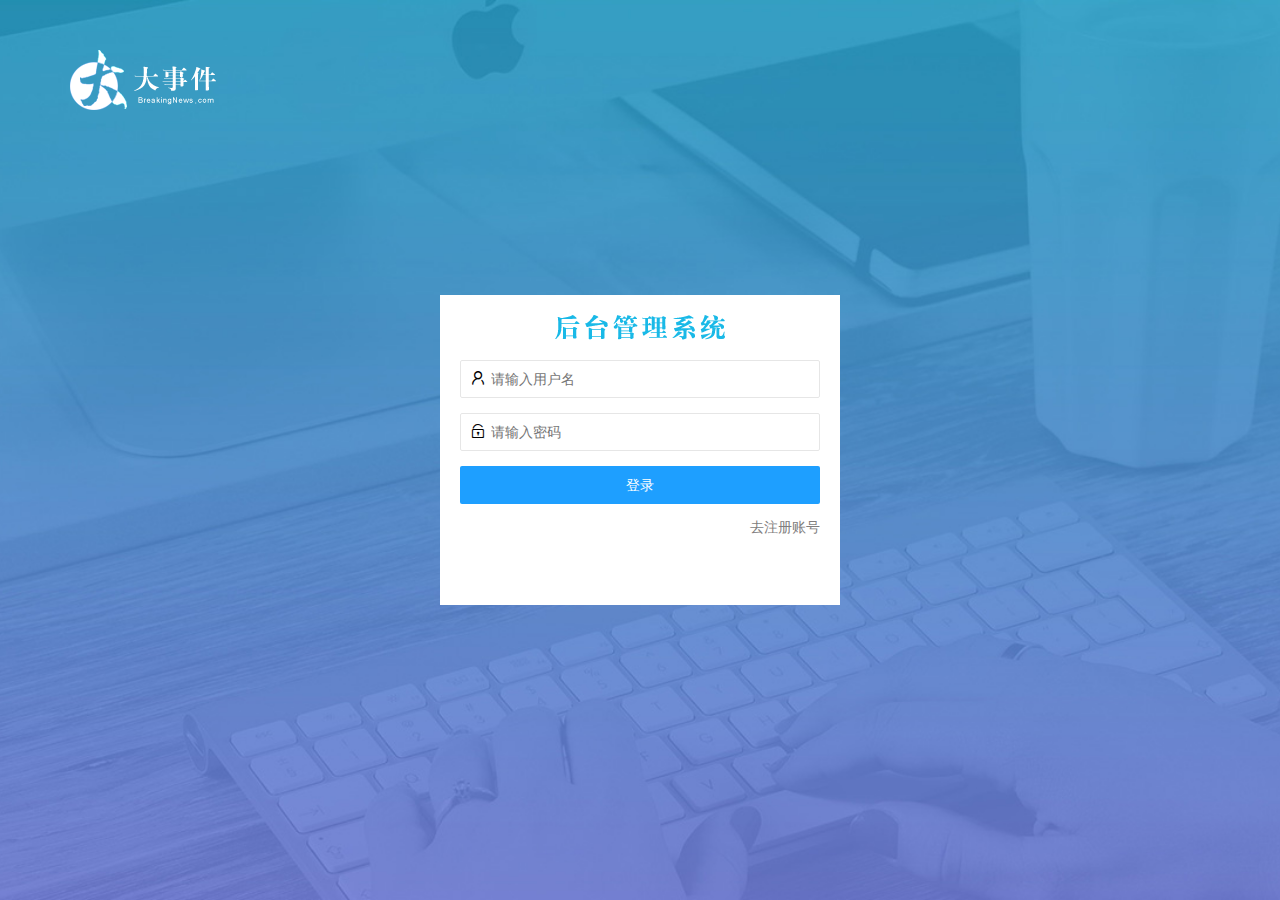
<file: login.html>
<!DOCTYPE html>
<html lang="en">

<head>
    <meta charset="UTF-8">
    <meta http-equiv="X-UA-Compatible" content="IE=edge">
    <meta name="viewport" content="width=device-width, initial-scale=1.0">
    <title>大事件登录/注册</title>
    <!-- 自己的css -->
    <link rel="stylesheet" href="./assets/css/login.css">
    <!-- layue的css -->
    <link rel="stylesheet" href="./assets/lib/layui/css/layui.css">
</head>

<body>
    <!-- login区域 -->
    <div class="layui-main" style="padding-top: 50px;">
        <img src="./assets/images/logo.png" alt="">
    </div>
    <!-- 登陆注册区域 -->
    <div class="login-reg">
        <div class="login-title">
            <img src="./assets/images/login_title.png" alt="">
        </div>
        <!-- 登录 -->
        <div class="login">
            <form class="layui-form" action="" id="login-form">
                <div class="layui-form-item">
                    <i class="layui-icon layui-icon-username"></i>
                    <input type="text" name="username" required lay-verify="required|username" placeholder="请输入用户名"
                        autocomplete="off" class="layui-input" id="login-user">
                </div>
                <div class="layui-form-item">
                    <i class="layui-icon layui-icon-password"></i>
                    <input type="password" name="password" required lay-verify="required|password" placeholder="请输入密码"
                        autocomplete="off" class="layui-input" id="login-pass">
                </div>
                <div class="layui-form-item">
                    <button class="layui-btn layui-btn-fluid layui-btn layui-btn-normal" lay-submit
                        lay-filter="formDemo" id="login-sub">登录</button>
                </div>
            </form>
            <div class="layui-form"><a href="javascript:;" id="login-a">去注册账号</a></div>
        </div>
        <!-- 注册 -->
        <div class="reg">
            <form class="layui-form" action="" id="reg-form">
                <div class="layui-form-item">
                    <i class="layui-icon layui-icon-username"></i>
                    <input type="text" name="username" required lay-verify="required|username" placeholder="请输入用户名"
                        autocomplete="off" class="layui-input" id="reg-user">
                </div>
                <div class="layui-form-item">
                    <i class="layui-icon layui-icon-password"></i>
                    <input type="password" name="password" required lay-verify="required|password" placeholder="请输入密码"
                        autocomplete="off" class="layui-input" id="pass1">
                </div>
                <div class="layui-form-item">
                    <i class="layui-icon layui-icon-password"></i>
                    <input type="password" name="password" required lay-verify="required|password|repassword"
                        placeholder="请再次输入密码" autocomplete="off" class="layui-input" id="pass2">
                </div>
                <div class="layui-form-item">
                    <button class="layui-btn layui-btn-fluid layui-btn layui-btn-normal" lay-submit
                        lay-filter="formDemo" id="reg-sub">注册</button>
                </div>
            </form>
            <div class="layui-form"><a href="javascript:;" id="reg-a">去登录</a></div>
        </div>
    </div>
</body>
<script src="./assets/lib/layui/layui.all.js"></script>
<script src="./assets/lib/jquery.js"></script>
<script src="./assets/js/baseApi.js"></script>
<script src="./assets/js/login.js"></script>

</html>
</file>
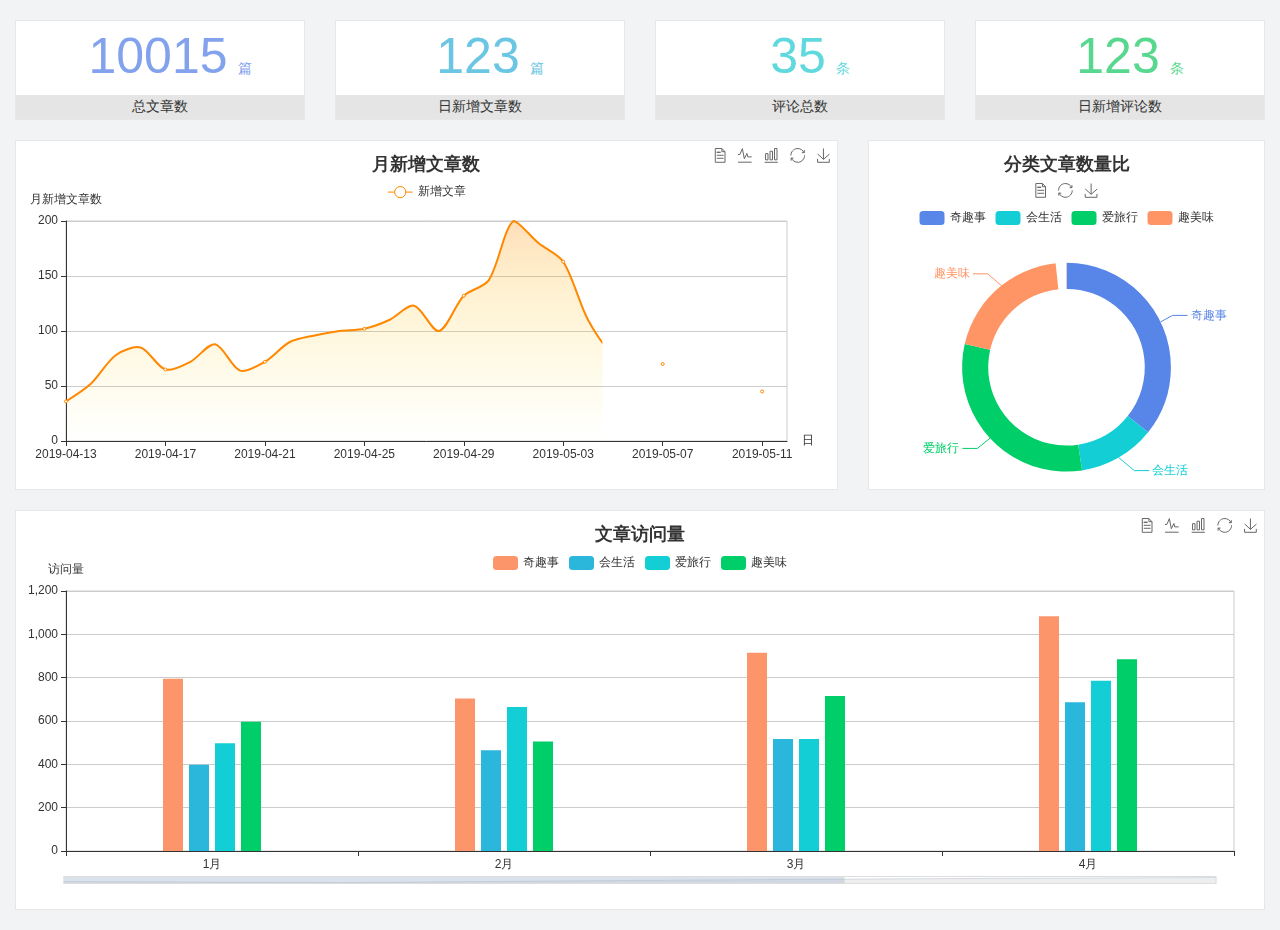
<file: home/dashboard.html>
<!DOCTYPE html>
<html lang="en">

<head>
  <meta charset="UTF-8">
  <meta name="viewport" content="width=device-width, initial-scale=1.0">
  <meta http-equiv="X-UA-Compatible" content="ie=edge">
  <title>图表统计</title>
  <link rel="stylesheet" href="../assets/lib/bootstrap.css" />
  <link rel="stylesheet" href="../assets/lib/main.css" />
  <script src="../assets/lib/jquery.js"></script>
  <script type="text/javascript" src="../assets/lib/echarts.min.js"></script>
</head>

<body>
  <div class="container-fluid">
    <div class="row spannel_list">
      <div class="col-sm-3 col-xs-6">
        <div class="spannel">
          <em>10015</em><span>篇</span>
          <b>总文章数</b>
        </div>
      </div>
      <div class="col-sm-3 col-xs-6">
        <div class="spannel scolor01">
          <em>123</em><span>篇</span>
          <b>日新增文章数</b>
        </div>
      </div>
      <div class="col-sm-3 col-xs-6">
        <div class="spannel scolor02">
          <em>35</em><span>条</span>
          <b>评论总数</b>
        </div>
      </div>
      <div class="col-sm-3 col-xs-6">
        <div class="spannel scolor03">
          <em>123</em><span>条</span>
          <b>日新增评论数</b>
        </div>
      </div>
    </div>
  </div>

  <div class="container-fluid">
    <div class="row curve-pie">
      <div class="col-lg-8 col-md-8">
        <div class="gragh_pannel" id="curve_show"></div>
      </div>
      <div class="col-lg-4 col-md-4">
        <div class="gragh_pannel" id="pie_show"></div>
      </div>
    </div>
  </div>

  <div class="container-fluid">
    <div class="column_pannel" id="column_show"></div>
  </div>

  <script>
    var oChart = echarts.init(document.getElementById('curve_show'));
    var aList_all = [
      { 'count': 36, 'date': '2019-04-13' },
      { 'count': 52, 'date': '2019-04-14' },
      { 'count': 78, 'date': '2019-04-15' },
      { 'count': 85, 'date': '2019-04-16' },
      { 'count': 65, 'date': '2019-04-17' },
      { 'count': 72, 'date': '2019-04-18' },
      { 'count': 88, 'date': '2019-04-19' },
      { 'count': 64, 'date': '2019-04-20' },
      { 'count': 72, 'date': '2019-04-21' },
      { 'count': 90, 'date': '2019-04-22' },
      { 'count': 96, 'date': '2019-04-23' },
      { 'count': 100, 'date': '2019-04-24' },
      { 'count': 102, 'date': '2019-04-25' },
      { 'count': 110, 'date': '2019-04-26' },
      { 'count': 123, 'date': '2019-04-27' },
      { 'count': 100, 'date': '2019-04-28' },
      { 'count': 132, 'date': '2019-04-29' },
      { 'count': 146, 'date': '2019-04-30' },
      { 'count': 200, 'date': '2019-05-01' },
      { 'count': 180, 'date': '2019-05-02' },
      { 'count': 163, 'date': '2019-05-03' },
      { 'count': 110, 'date': '2019-05-04' },
      { 'count': 80, 'date': '2019-05-05' },
      { 'count': 82, 'date': '2019-05-06' },
      { 'count': 70, 'date': '2019-05-07' },
      { 'count': 65, 'date': '2019-05-08' },
      { 'count': 54, 'date': '2019-05-09' },
      { 'count': 40, 'date': '2019-05-10' },
      { 'count': 45, 'date': '2019-05-11' },
      { 'count': 38, 'date': '2019-05-12' },
    ];

    let aCount = [];
    let aDate = [];

    for (var i = 0; i < aList_all.length; i++) {
      aCount.push(aList_all[i].count);
      aDate.push(aList_all[i].date);
    }

    var chartopt = {
      title: {
        text: '月新增文章数',
        left: 'center',
        top: '10'
      },
      tooltip: {
        trigger: 'axis'
      },
      legend: {
        data: ['新增文章'],
        top: '40'
      },
      toolbox: {
        show: true,
        feature: {
          mark: { show: true },
          dataView: { show: true, readOnly: false },
          magicType: { show: true, type: ['line', 'bar'] },
          restore: { show: true },
          saveAsImage: { show: true }
        }
      },
      calculable: true,
      xAxis: [
        {
          name: '日',
          type: 'category',
          boundaryGap: false,
          data: aDate
        }
      ],
      yAxis: [
        {
          name: '月新增文章数',
          type: 'value'
        }
      ],
      series: [
        {
          name: '新增文章',
          type: 'line',
          smooth: true,
          itemStyle: { normal: { areaStyle: { type: 'default' }, color: '#f80' }, lineStyle: { color: '#f80' } },
          data: aCount
        }],
      areaStyle: {
        normal: {
          color: new echarts.graphic.LinearGradient(0, 0, 0, 1, [{
            offset: 0,
            color: 'rgba(255,136,0,0.39)'
          }, {
            offset: .34,
            color: 'rgba(255,180,0,0.25)'
          }, {
            offset: 1,
            color: 'rgba(255,222,0,0.00)'
          }])

        }
      },
      grid: {
        show: true,
        x: 50,
        x2: 50,
        y: 80,
        height: 220
      }
    };

    oChart.setOption(chartopt);


    var oPie = echarts.init(document.getElementById('pie_show'));
    var oPieopt =
    {
      title: {
        top: 10,
        text: '分类文章数量比',
        x: 'center'
      },
      tooltip: {
        trigger: 'item',
        formatter: "{a} <br/>{b} : {c} ({d}%)"
      },
      color: ['#5885e8', '#13cfd5', '#00ce68', '#ff9565'],
      legend: {
        x: 'center',
        top: 65,
        data: ['奇趣事', '会生活', '爱旅行', '趣美味']
      },
      toolbox: {
        show: true,
        x: 'center',
        top: 35,
        feature: {
          mark: { show: true },
          dataView: { show: true, readOnly: false },
          magicType: {
            show: true,
            type: ['pie', 'funnel'],
            option: {
              funnel: {
                x: '25%',
                width: '50%',
                funnelAlign: 'left',
                max: 1548
              }
            }
          },
          restore: { show: true },
          saveAsImage: { show: true }
        }
      },
      calculable: true,
      series: [
        {
          name: '访问来源',
          type: 'pie',
          radius: ['45%', '60%'],
          center: ['50%', '65%'],
          data: [
            { value: 300, name: '奇趣事' },
            { value: 100, name: '会生活' },
            { value: 260, name: '爱旅行' },
            { value: 180, name: '趣美味' }
          ]
        }
      ]
    };
    oPie.setOption(oPieopt);



    var oColumn = this.echarts.init(document.getElementById('column_show'));
    var oColumnopt =
    {
      title: {
        text: '文章访问量',
        left: 'center',
        top: '10'
      },
      tooltip: {
        trigger: 'axis'
      },
      legend: {
        data: ['奇趣事', '会生活', '爱旅行', '趣美味'],
        top: '40'
      },
      toolbox: {
        show: true,
        feature: {
          mark: { show: true },
          dataView: { show: true, readOnly: false },
          magicType: { show: true, type: ['line', 'bar'] },
          restore: { show: true },
          saveAsImage: { show: true }
        }
      },
      calculable: true,
      xAxis: [
        {
          type: 'category',
          data: ['1月', '2月', '3月', '4月', '5月']
        }
      ],
      yAxis: [
        {
          name: '访问量',
          type: 'value'
        }
      ],
      series: [
        {
          name: '奇趣事',
          type: 'bar',
          barWidth: 20,
          itemStyle: {
            normal: { areaStyle: { type: 'default' }, color: '#fd956a' }
          },
          data: [800, 708, 920, 1090, 1200]
        },
        {
          name: '会生活',
          type: 'bar',
          barWidth: 20,
          itemStyle: {
            normal: { areaStyle: { type: 'default' }, color: '#2bb6db' }
          },
          data: [400, 468, 520, 690, 800]
        },
        {
          name: '爱旅行',
          type: 'bar',
          barWidth: 20,
          itemStyle: {
            normal: { areaStyle: { type: 'default' }, color: '#13cfd5' }
          },
          data: [500, 668, 520, 790, 900]
        },
        {
          name: '趣美味',
          type: 'bar',
          barWidth: 20,
          itemStyle: {
            normal: { areaStyle: { type: 'default' }, color: '#00ce68' }
          },
          data: [600, 508, 720, 890, 1000]
        }
      ],
      grid: {
        show: true,
        x: 50,
        x2: 30,
        y: 80,
        height: 260
      },
      dataZoom: [//给x轴设置滚动条
        {
          start: 0,//默认为0
          end: 100 - 1000 / 31,//默认为100
          type: 'slider',
          show: true,
          xAxisIndex: [0],
          handleSize: 0,//滑动条的 左右2个滑动条的大小
          height: 8,//组件高度
          left: 45, //左边的距离
          right: 50,//右边的距离
          bottom: 26,//右边的距离
          handleColor: '#ddd',//h滑动图标的颜色
          handleStyle: {
            borderColor: "#cacaca",
            borderWidth: "1",
            shadowBlur: 2,
            background: "#ddd",
            shadowColor: "#ddd",
          }
        }]
    };
    oColumn.setOption(oColumnopt);
  </script>
</body>

</html>
</file>
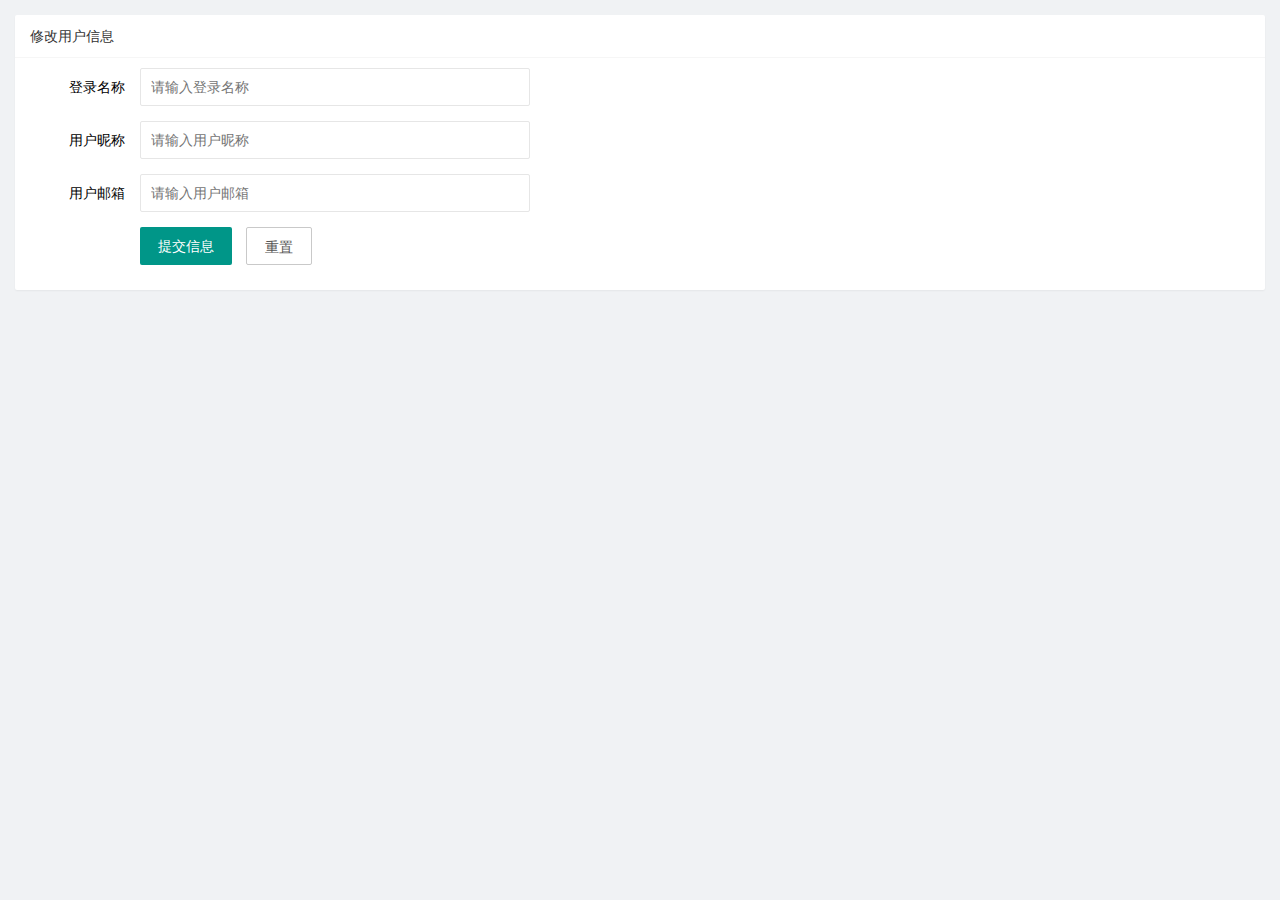
<file: user/user.html>
<!DOCTYPE html>
<html lang="en">

<head>
    <meta charset="UTF-8">
    <meta http-equiv="X-UA-Compatible" content="IE=edge">
    <meta name="viewport" content="width=device-width, initial-scale=1.0">
    <title>Document</title>
    <link rel="stylesheet" href="../assets/lib/layui/css/layui.css">
    <link rel="stylesheet" href="../assets/css/user/user.css">
</head>

<body>
    <div class="layui-card">
        <div class="layui-card-header">修改用户信息</div>
        <div class="layui-card-body">
            <form class="layui-form" action="" lay-filter="formTest">
                <input type="hidden" name="id" id="">
                <div class="layui-form-item">
                    <label class="layui-form-label">登录名称</label>
                    <div class="layui-input-block">
                        <input type="text" name="username" required placeholder="请输入登录名称" autocomplete="off"
                            class="layui-input" readonly>
                    </div>
                </div>
                <div class="layui-form-item">
                    <label class="layui-form-label">用户昵称</label>
                    <div class="layui-input-block">
                        <input type="text" name="nickname" required lay-verify="required|nickname" placeholder="请输入用户昵称"
                            autocomplete="off" class="layui-input">
                    </div>
                </div>
                <div class="layui-form-item">
                    <label class="layui-form-label">用户邮箱</label>
                    <div class="layui-input-block">
                        <input type="text" name="email" required lay-verify="required|email" placeholder="请输入用户邮箱"
                            autocomplete="off" class="layui-input">
                    </div>
                </div>
                <div class="layui-form-item">
                    <div class="layui-input-block">
                        <button class="layui-btn" lay-submit lay-filter="formDemo" id="submit">提交信息</button>
                        <button type="reset" class="layui-btn layui-btn-primary" id="chongzhi">重置</button>
                    </div>
                </div>
            </form>
        </div>
    </div>
</body>
<script src="../assets/lib/layui/layui.all.js"></script>
<script src="../assets/lib/jquery.js"></script>
<script src="../assets/js/baseApi.js"></script>
<script src="../assets/js/user.js"></script>

</html>
</file>
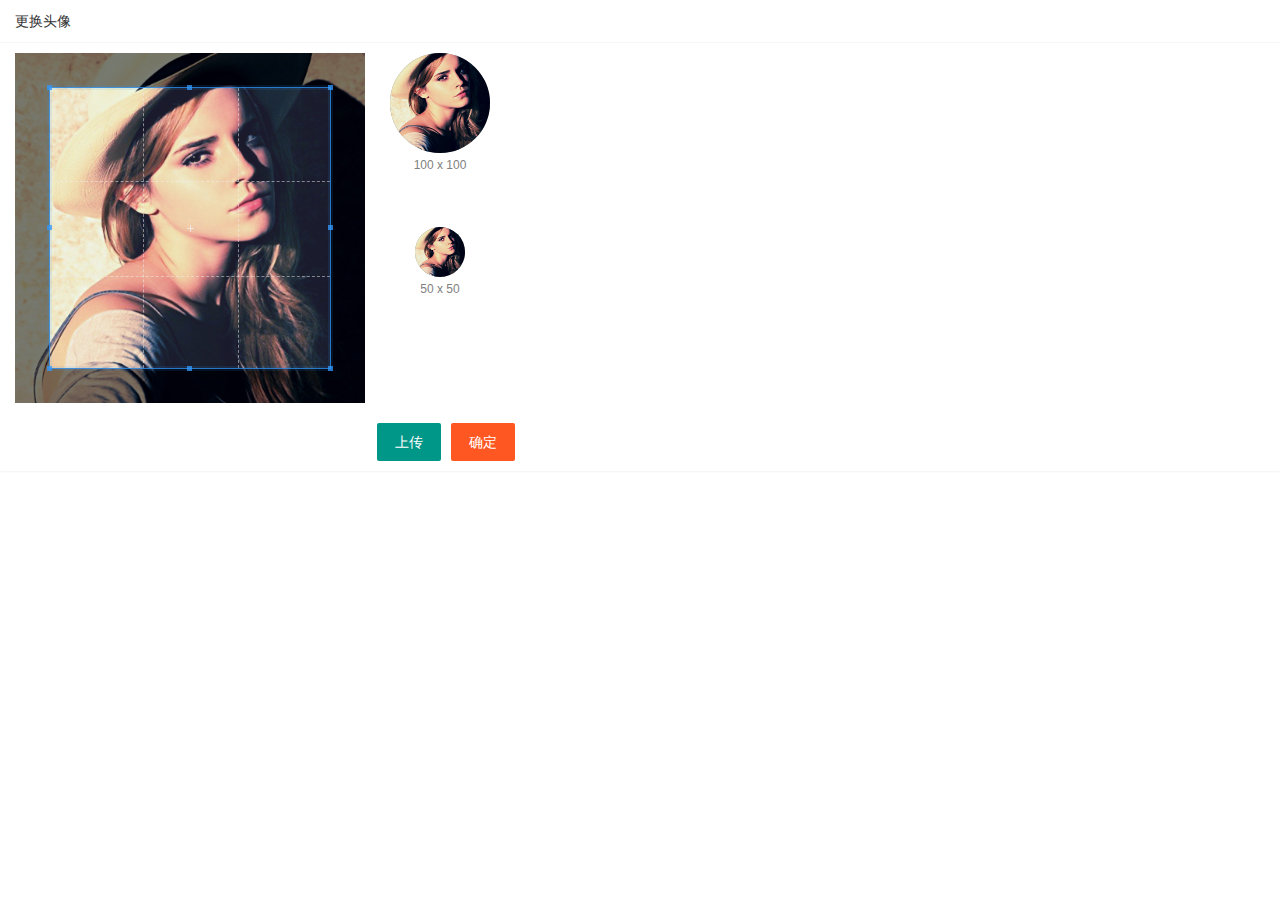
<file: user/user_avater.html>
<!DOCTYPE html>
<html lang="en">

<head>
    <meta charset="UTF-8">
    <meta http-equiv="X-UA-Compatible" content="IE=edge">
    <meta name="viewport" content="width=device-width, initial-scale=1.0">
    <title>Document</title>
    <link rel="stylesheet" href="../assets/lib/cropper/cropper.css">
    <link rel="stylesheet" href="../assets/lib/layui/css/layui.css">
    <link rel="stylesheet" href="../assets/css/user/user_avater.css">
</head>

<body>
    <div class="layui-card">
        <div class="layui-card-header">更换头像</div>
        <div class="layui-card-body">
            <!-- 第一行的图片裁剪和预览区域 -->
            <div class="row1">
                <!-- 图片裁剪区域 -->
                <div class="cropper-box">
                    <!-- 这个 img 标签很重要，将来会把它初始化为裁剪区域 -->
                    <img id="image" src="/assets/images/sample.jpg" />
                </div> <!-- 图片的预览区域 -->
                <div class="preview-box">
                    <div>
                        <!-- 宽高为 100px 的预览区域 -->
                        <div class="img-preview w100"></div>
                        <p class="size">100 x 100</p>
                    </div>
                    <div>
                        <!-- 宽高为 50px 的预览区域 -->
                        <div class="img-preview w50"></div>
                        <p class="size">50 x 50</p>
                    </div>
                </div>
            </div> <!-- 第二行的按钮区域 -->
            <div class="row2">
                <input type="file" id="fileUpload" accept="img/png,img/jpng">
                <button type="button" class="layui-btn" id="upload">上传</button>
                <button type="button" class="layui-btn layui-btn-danger" id="ok">确定</button>
            </div>
        </div>
    </div>
</body>
<script src="../assets/lib/layui/layui.all.js"></script>
<script src="../assets/lib/jquery.js"></script>
<script src="../assets/lib/cropper/Cropper.js"></script>
<script src="../assets/lib/cropper/jquery-cropper.js"></script>
<script src="../assets/js/baseApi.js"></script>
<script src="../assets/js/user_avater.js"></script>

</html>
</file>
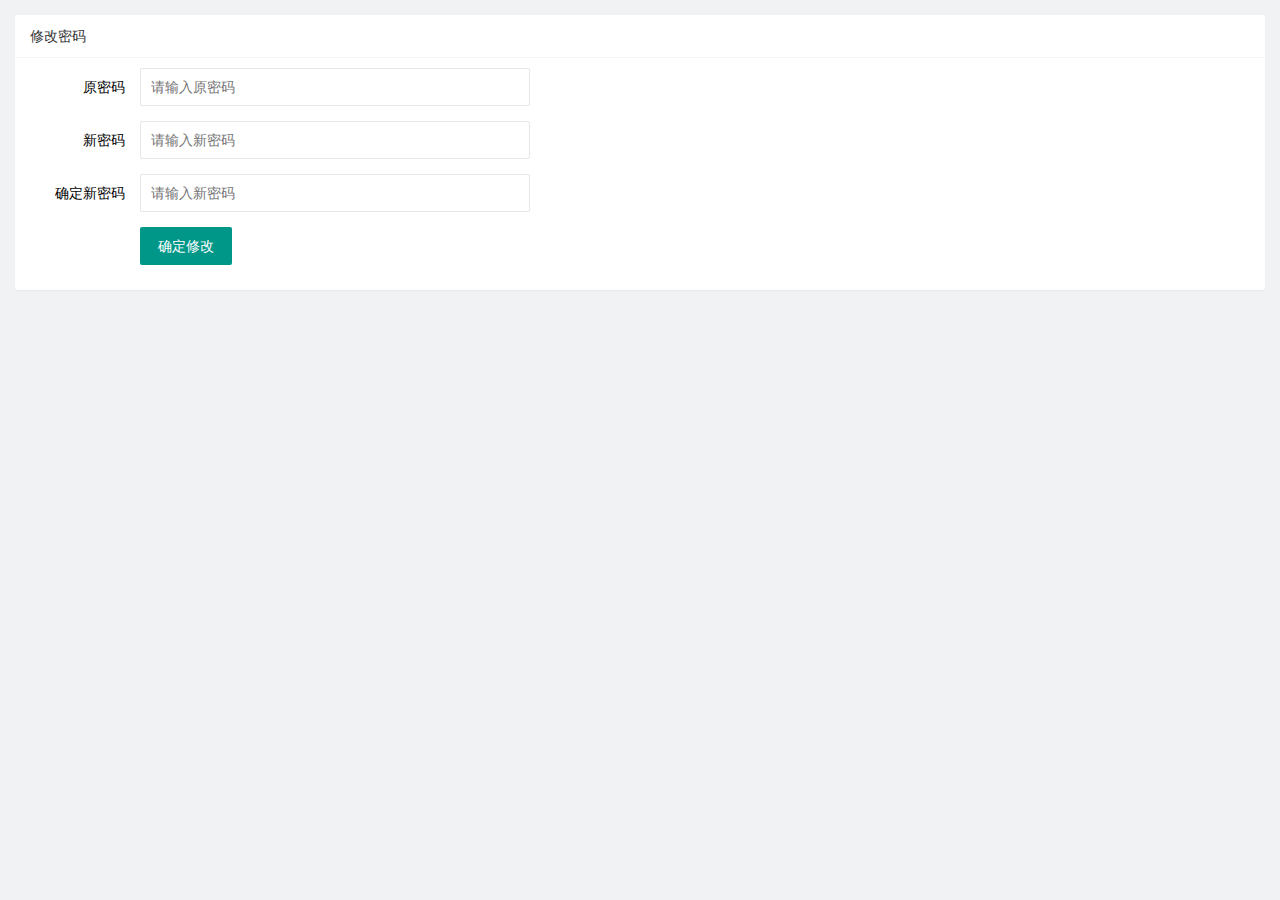
<file: user/user_pwd.html>
<!DOCTYPE html>
<html lang="en">

<head>
    <meta charset="UTF-8">
    <meta http-equiv="X-UA-Compatible" content="IE=edge">
    <meta name="viewport" content="width=device-width, initial-scale=1.0">
    <title>Document</title>
    <link rel="stylesheet" href="../assets/lib/layui/css/layui.css">
    <link rel="stylesheet" href="../assets/css/user/user_pwd.css">
</head>

<body>
    <div class="layui-card">
        <div class="layui-card-header">修改密码</div>
        <div class="layui-card-body">
            <form class="layui-form">
                <div class="layui-form-item">
                    <label class="layui-form-label">原密码</label>
                    <div class="layui-input-block">
                        <input type="password" name="oldPwd" required lay-verify="required|pass" placeholder="请输入原密码"
                            autocomplete="off" class="layui-input" id="oldPwd">
                    </div>
                </div>
                <div class="layui-form-item">
                    <label class="layui-form-label">新密码</label>
                    <div class="layui-input-block">
                        <input type="password" name="newPwd" required lay-verify="required|pass|oldpwd"
                            placeholder="请输入新密码" autocomplete="off" class="layui-input" id="newPwd">
                    </div>
                </div>
                <div class="layui-form-item">
                    <label class="layui-form-label">确定新密码</label>
                    <div class="layui-input-block">
                        <input type="password" name="newPwd1" required lay-verify="required|pass|repassword"
                            placeholder="请输入新密码" autocomplete="off" class="layui-input">
                    </div>
                </div>
                <div class="layui-form-item">
                    <div class="layui-input-block">
                        <button class="layui-btn" lay-submit lay-filter="formDemo">确定修改</button>
                        <!-- <button type="reset" class="layui-btn layui-btn-primary">重置</button> -->
                    </div>
                </div>
            </form>
        </div>
    </div>
</body>
<script src="../assets/lib/layui/layui.all.js"></script>
<script src="../assets/lib/jquery.js"></script>
<script src="../assets/js/baseApi.js"></script>
<script src="../assets/js/user_pwd.js"></script>

</html>
</file>
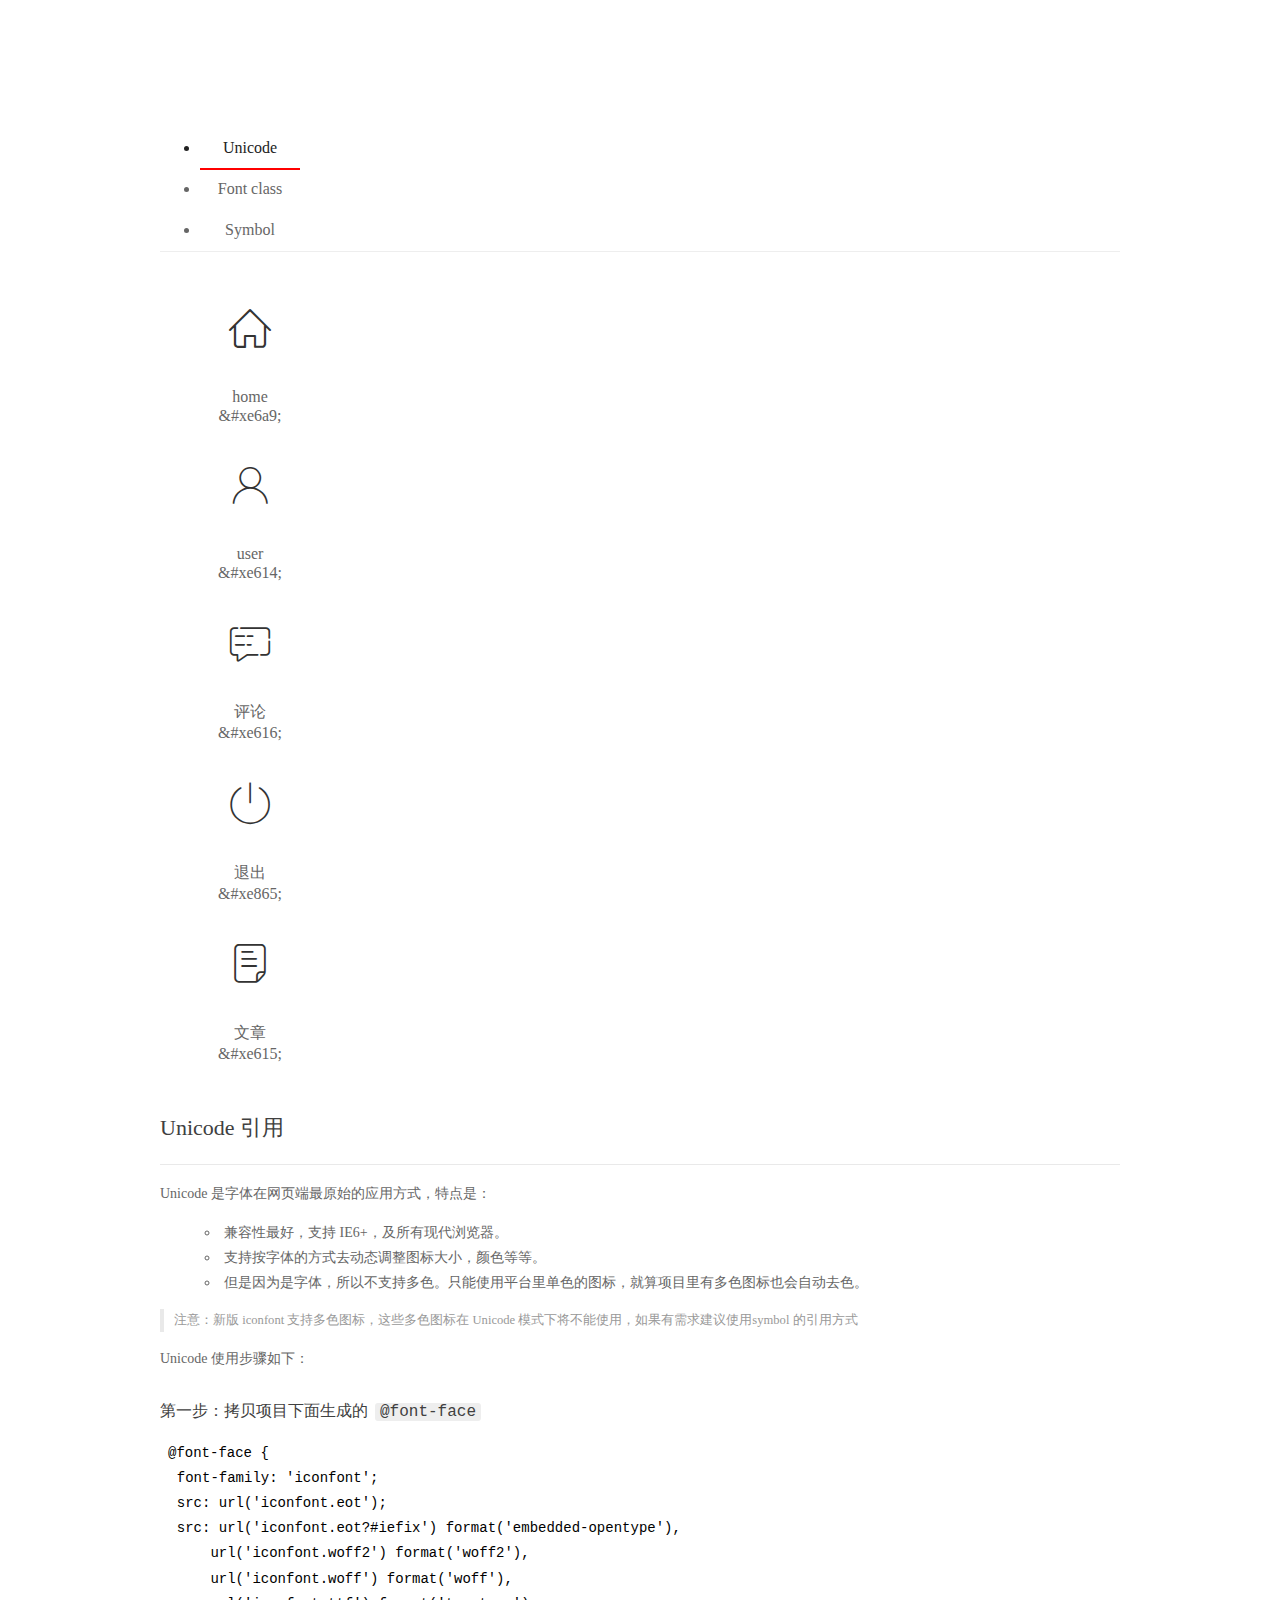
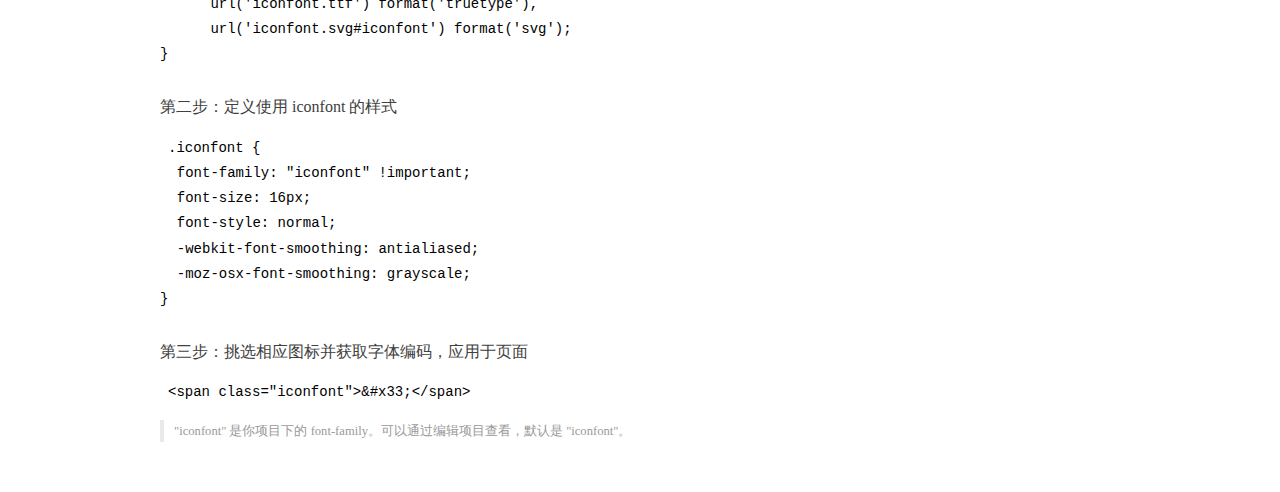
<file: assets/fonts/demo_index.html>
<!DOCTYPE html>
<html>
<head>
  <meta charset="utf-8"/>
  <title>IconFont Demo</title>
  <link rel="shortcut icon" href="https://gtms04.alicdn.com/tps/i4/TB1_oz6GVXXXXaFXpXXJDFnIXXX-64-64.ico" type="image/x-icon"/>
  <link rel="stylesheet" href="https://g.alicdn.com/thx/cube/1.3.2/cube.min.css">
  <link rel="stylesheet" href="demo.css">
  <link rel="stylesheet" href="iconfont.css">
  <script src="iconfont.js"></script>
  <!-- jQuery -->
  <script src="https://a1.alicdn.com/oss/uploads/2018/12/26/7bfddb60-08e8-11e9-9b04-53e73bb6408b.js"></script>
  <!-- 代码高亮 -->
  <script src="https://a1.alicdn.com/oss/uploads/2018/12/26/a3f714d0-08e6-11e9-8a15-ebf944d7534c.js"></script>
</head>
<body>
  <div class="main">
    <h1 class="logo"><a href="https://www.iconfont.cn/" title="iconfont 首页" target="_blank">&#xe86b;</a></h1>
    <div class="nav-tabs">
      <ul id="tabs" class="dib-box">
        <li class="dib active"><span>Unicode</span></li>
        <li class="dib"><span>Font class</span></li>
        <li class="dib"><span>Symbol</span></li>
      </ul>
      
    </div>
    <div class="tab-container">
      <div class="content unicode" style="display: block;">
          <ul class="icon_lists dib-box">
          
            <li class="dib">
              <span class="icon iconfont">&#xe6a9;</span>
                <div class="name">home</div>
                <div class="code-name">&amp;#xe6a9;</div>
              </li>
          
            <li class="dib">
              <span class="icon iconfont">&#xe614;</span>
                <div class="name">user</div>
                <div class="code-name">&amp;#xe614;</div>
              </li>
          
            <li class="dib">
              <span class="icon iconfont">&#xe616;</span>
                <div class="name">评论</div>
                <div class="code-name">&amp;#xe616;</div>
              </li>
          
            <li class="dib">
              <span class="icon iconfont">&#xe865;</span>
                <div class="name">退出</div>
                <div class="code-name">&amp;#xe865;</div>
              </li>
          
            <li class="dib">
              <span class="icon iconfont">&#xe615;</span>
                <div class="name">文章</div>
                <div class="code-name">&amp;#xe615;</div>
              </li>
          
          </ul>
          <div class="article markdown">
          <h2 id="unicode-">Unicode 引用</h2>
          <hr>

          <p>Unicode 是字体在网页端最原始的应用方式，特点是：</p>
          <ul>
            <li>兼容性最好，支持 IE6+，及所有现代浏览器。</li>
            <li>支持按字体的方式去动态调整图标大小，颜色等等。</li>
            <li>但是因为是字体，所以不支持多色。只能使用平台里单色的图标，就算项目里有多色图标也会自动去色。</li>
          </ul>
          <blockquote>
            <p>注意：新版 iconfont 支持多色图标，这些多色图标在 Unicode 模式下将不能使用，如果有需求建议使用symbol 的引用方式</p>
          </blockquote>
          <p>Unicode 使用步骤如下：</p>
          <h3 id="-font-face">第一步：拷贝项目下面生成的 <code>@font-face</code></h3>
<pre><code class="language-css"
>@font-face {
  font-family: 'iconfont';
  src: url('iconfont.eot');
  src: url('iconfont.eot?#iefix') format('embedded-opentype'),
      url('iconfont.woff2') format('woff2'),
      url('iconfont.woff') format('woff'),
      url('iconfont.ttf') format('truetype'),
      url('iconfont.svg#iconfont') format('svg');
}
</code></pre>
          <h3 id="-iconfont-">第二步：定义使用 iconfont 的样式</h3>
<pre><code class="language-css"
>.iconfont {
  font-family: "iconfont" !important;
  font-size: 16px;
  font-style: normal;
  -webkit-font-smoothing: antialiased;
  -moz-osx-font-smoothing: grayscale;
}
</code></pre>
          <h3 id="-">第三步：挑选相应图标并获取字体编码，应用于页面</h3>
<pre>
<code class="language-html"
>&lt;span class="iconfont"&gt;&amp;#x33;&lt;/span&gt;
</code></pre>
          <blockquote>
            <p>"iconfont" 是你项目下的 font-family。可以通过编辑项目查看，默认是 "iconfont"。</p>
          </blockquote>
          </div>
      </div>
      <div class="content font-class">
        <ul class="icon_lists dib-box">
          
          <li class="dib">
            <span class="icon iconfont icon-home"></span>
            <div class="name">
              home
            </div>
            <div class="code-name">.icon-home
            </div>
          </li>
          
          <li class="dib">
            <span class="icon iconfont icon-user"></span>
            <div class="name">
              user
            </div>
            <div class="code-name">.icon-user
            </div>
          </li>
          
          <li class="dib">
            <span class="icon iconfont icon-pinglun"></span>
            <div class="name">
              评论
            </div>
            <div class="code-name">.icon-pinglun
            </div>
          </li>
          
          <li class="dib">
            <span class="icon iconfont icon-tuichu"></span>
            <div class="name">
              退出
            </div>
            <div class="code-name">.icon-tuichu
            </div>
          </li>
          
          <li class="dib">
            <span class="icon iconfont icon-16"></span>
            <div class="name">
              文章
            </div>
            <div class="code-name">.icon-16
            </div>
          </li>
          
        </ul>
        <div class="article markdown">
        <h2 id="font-class-">font-class 引用</h2>
        <hr>

        <p>font-class 是 Unicode 使用方式的一种变种，主要是解决 Unicode 书写不直观，语意不明确的问题。</p>
        <p>与 Unicode 使用方式相比，具有如下特点：</p>
        <ul>
          <li>兼容性良好，支持 IE8+，及所有现代浏览器。</li>
          <li>相比于 Unicode 语意明确，书写更直观。可以很容易分辨这个 icon 是什么。</li>
          <li>因为使用 class 来定义图标，所以当要替换图标时，只需要修改 class 里面的 Unicode 引用。</li>
          <li>不过因为本质上还是使用的字体，所以多色图标还是不支持的。</li>
        </ul>
        <p>使用步骤如下：</p>
        <h3 id="-fontclass-">第一步：引入项目下面生成的 fontclass 代码：</h3>
<pre><code class="language-html">&lt;link rel="stylesheet" href="./iconfont.css"&gt;
</code></pre>
        <h3 id="-">第二步：挑选相应图标并获取类名，应用于页面：</h3>
<pre><code class="language-html">&lt;span class="iconfont icon-xxx"&gt;&lt;/span&gt;
</code></pre>
        <blockquote>
          <p>"
            iconfont" 是你项目下的 font-family。可以通过编辑项目查看，默认是 "iconfont"。</p>
        </blockquote>
      </div>
      </div>
      <div class="content symbol">
          <ul class="icon_lists dib-box">
          
            <li class="dib">
                <svg class="icon svg-icon" aria-hidden="true">
                  <use xlink:href="#icon-home"></use>
                </svg>
                <div class="name">home</div>
                <div class="code-name">#icon-home</div>
            </li>
          
            <li class="dib">
                <svg class="icon svg-icon" aria-hidden="true">
                  <use xlink:href="#icon-user"></use>
                </svg>
                <div class="name">user</div>
                <div class="code-name">#icon-user</div>
            </li>
          
            <li class="dib">
                <svg class="icon svg-icon" aria-hidden="true">
                  <use xlink:href="#icon-pinglun"></use>
                </svg>
                <div class="name">评论</div>
                <div class="code-name">#icon-pinglun</div>
            </li>
          
            <li class="dib">
                <svg class="icon svg-icon" aria-hidden="true">
                  <use xlink:href="#icon-tuichu"></use>
                </svg>
                <div class="name">退出</div>
                <div class="code-name">#icon-tuichu</div>
            </li>
          
            <li class="dib">
                <svg class="icon svg-icon" aria-hidden="true">
                  <use xlink:href="#icon-16"></use>
                </svg>
                <div class="name">文章</div>
                <div class="code-name">#icon-16</div>
            </li>
          
          </ul>
          <div class="article markdown">
          <h2 id="symbol-">Symbol 引用</h2>
          <hr>

          <p>这是一种全新的使用方式，应该说这才是未来的主流，也是平台目前推荐的用法。相关介绍可以参考这篇<a href="">文章</a>
            这种用法其实是做了一个 SVG 的集合，与另外两种相比具有如下特点：</p>
          <ul>
            <li>支持多色图标了，不再受单色限制。</li>
            <li>通过一些技巧，支持像字体那样，通过 <code>font-size</code>, <code>color</code> 来调整样式。</li>
            <li>兼容性较差，支持 IE9+，及现代浏览器。</li>
            <li>浏览器渲染 SVG 的性能一般，还不如 png。</li>
          </ul>
          <p>使用步骤如下：</p>
          <h3 id="-symbol-">第一步：引入项目下面生成的 symbol 代码：</h3>
<pre><code class="language-html">&lt;script src="./iconfont.js"&gt;&lt;/script&gt;
</code></pre>
          <h3 id="-css-">第二步：加入通用 CSS 代码（引入一次就行）：</h3>
<pre><code class="language-html">&lt;style&gt;
.icon {
  width: 1em;
  height: 1em;
  vertical-align: -0.15em;
  fill: currentColor;
  overflow: hidden;
}
&lt;/style&gt;
</code></pre>
          <h3 id="-">第三步：挑选相应图标并获取类名，应用于页面：</h3>
<pre><code class="language-html">&lt;svg class="icon" aria-hidden="true"&gt;
  &lt;use xlink:href="#icon-xxx"&gt;&lt;/use&gt;
&lt;/svg&gt;
</code></pre>
          </div>
      </div>

    </div>
  </div>
  <script>
  $(document).ready(function () {
      $('.tab-container .content:first').show()

      $('#tabs li').click(function (e) {
        var tabContent = $('.tab-container .content')
        var index = $(this).index()

        if ($(this).hasClass('active')) {
          return
        } else {
          $('#tabs li').removeClass('active')
          $(this).addClass('active')

          tabContent.hide().eq(index).fadeIn()
        }
      })
    })
  </script>
</body>
</html>
</file>
<file: assets/css/login.css>
html,body{
    margin: 0;
    padding: 0;
    width: 100%;
    height: 100%;
    background: url(../images/login_bg.jpg) no-repeat center;
    background-size: cover;
}
.login-reg{
    position: absolute;
    width: 400px;
    height: 310px;
    background: #fff;
    top: 50%;
    left: 50%;
    transform: translate(-50%,-50%);
}
.login-title{
    text-align: center;
    margin: 20px 0;
}
.reg{
    display: none;
}
.layui-form{
    overflow: hidden;
    margin: 0 20px;
}
#login-a,#reg-a{
    float: right;
    color: #807d7d;
}
.layui-form-item{
    position: relative;
}
.layui-form-item i{
    position: absolute;
    top: 10px;
    left: 10px;
}
.layui-form-item input{
    padding-left: 30px;
}
</file>
<file: assets/lib/layui/css/layui.css>
/** layui-v2.5.5 MIT License By https://www.layui.com */
 .layui-inline,img{display:inline-block;vertical-align:middle}h1,h2,h3,h4,h5,h6{font-weight:400}.layui-edge,.layui-header,.layui-inline,.layui-main{position:relative}.layui-body,.layui-edge,.layui-elip{overflow:hidden}.layui-btn,.layui-edge,.layui-inline,img{vertical-align:middle}.layui-btn,.layui-disabled,.layui-icon,.layui-unselect{-moz-user-select:none;-webkit-user-select:none;-ms-user-select:none}.layui-elip,.layui-form-checkbox span,.layui-form-pane .layui-form-label{text-overflow:ellipsis;white-space:nowrap}.layui-breadcrumb,.layui-tree-btnGroup{visibility:hidden}blockquote,body,button,dd,div,dl,dt,form,h1,h2,h3,h4,h5,h6,input,li,ol,p,pre,td,textarea,th,ul{margin:0;padding:0;-webkit-tap-highlight-color:rgba(0,0,0,0)}a:active,a:hover{outline:0}img{border:none}li{list-style:none}table{border-collapse:collapse;border-spacing:0}h4,h5,h6{font-size:100%}button,input,optgroup,option,select,textarea{font-family:inherit;font-size:inherit;font-style:inherit;font-weight:inherit;outline:0}pre{white-space:pre-wrap;white-space:-moz-pre-wrap;white-space:-pre-wrap;white-space:-o-pre-wrap;word-wrap:break-word}body{line-height:24px;font:14px Helvetica Neue,Helvetica,PingFang SC,Tahoma,Arial,sans-serif}hr{height:1px;margin:10px 0;border:0;clear:both}a{color:#333;text-decoration:none}a:hover{color:#777}a cite{font-style:normal;*cursor:pointer}.layui-border-box,.layui-border-box *{box-sizing:border-box}.layui-box,.layui-box *{box-sizing:content-box}.layui-clear{clear:both;*zoom:1}.layui-clear:after{content:'\20';clear:both;*zoom:1;display:block;height:0}.layui-inline{*display:inline;*zoom:1}.layui-edge{display:inline-block;width:0;height:0;border-width:6px;border-style:dashed;border-color:transparent}.layui-edge-top{top:-4px;border-bottom-color:#999;border-bottom-style:solid}.layui-edge-right{border-left-color:#999;border-left-style:solid}.layui-edge-bottom{top:2px;border-top-color:#999;border-top-style:solid}.layui-edge-left{border-right-color:#999;border-right-style:solid}.layui-disabled,.layui-disabled:hover{color:#d2d2d2!important;cursor:not-allowed!important}.layui-circle{border-radius:100%}.layui-show{display:block!important}.layui-hide{display:none!important}@font-face{font-family:layui-icon;src:url(../font/iconfont.eot?v=250);src:url(../font/iconfont.eot?v=250#iefix) format('embedded-opentype'),url(../font/iconfont.woff2?v=250) format('woff2'),url(../font/iconfont.woff?v=250) format('woff'),url(../font/iconfont.ttf?v=250) format('truetype'),url(../font/iconfont.svg?v=250#layui-icon) format('svg')}.layui-icon{font-family:layui-icon!important;font-size:16px;font-style:normal;-webkit-font-smoothing:antialiased;-moz-osx-font-smoothing:grayscale}.layui-icon-reply-fill:before{content:"\e611"}.layui-icon-set-fill:before{content:"\e614"}.layui-icon-menu-fill:before{content:"\e60f"}.layui-icon-search:before{content:"\e615"}.layui-icon-share:before{content:"\e641"}.layui-icon-set-sm:before{content:"\e620"}.layui-icon-engine:before{content:"\e628"}.layui-icon-close:before{content:"\1006"}.layui-icon-close-fill:before{content:"\1007"}.layui-icon-chart-screen:before{content:"\e629"}.layui-icon-star:before{content:"\e600"}.layui-icon-circle-dot:before{content:"\e617"}.layui-icon-chat:before{content:"\e606"}.layui-icon-release:before{content:"\e609"}.layui-icon-list:before{content:"\e60a"}.layui-icon-chart:before{content:"\e62c"}.layui-icon-ok-circle:before{content:"\1005"}.layui-icon-layim-theme:before{content:"\e61b"}.layui-icon-table:before{content:"\e62d"}.layui-icon-right:before{content:"\e602"}.layui-icon-left:before{content:"\e603"}.layui-icon-cart-simple:before{content:"\e698"}.layui-icon-face-cry:before{content:"\e69c"}.layui-icon-face-smile:before{content:"\e6af"}.layui-icon-survey:before{content:"\e6b2"}.layui-icon-tree:before{content:"\e62e"}.layui-icon-upload-circle:before{content:"\e62f"}.layui-icon-add-circle:before{content:"\e61f"}.layui-icon-download-circle:before{content:"\e601"}.layui-icon-templeate-1:before{content:"\e630"}.layui-icon-util:before{content:"\e631"}.layui-icon-face-surprised:before{content:"\e664"}.layui-icon-edit:before{content:"\e642"}.layui-icon-speaker:before{content:"\e645"}.layui-icon-down:before{content:"\e61a"}.layui-icon-file:before{content:"\e621"}.layui-icon-layouts:before{content:"\e632"}.layui-icon-rate-half:before{content:"\e6c9"}.layui-icon-add-circle-fine:before{content:"\e608"}.layui-icon-prev-circle:before{content:"\e633"}.layui-icon-read:before{content:"\e705"}.layui-icon-404:before{content:"\e61c"}.layui-icon-carousel:before{content:"\e634"}.layui-icon-help:before{content:"\e607"}.layui-icon-code-circle:before{content:"\e635"}.layui-icon-water:before{content:"\e636"}.layui-icon-username:before{content:"\e66f"}.layui-icon-find-fill:before{content:"\e670"}.layui-icon-about:before{content:"\e60b"}.layui-icon-location:before{content:"\e715"}.layui-icon-up:before{content:"\e619"}.layui-icon-pause:before{content:"\e651"}.layui-icon-date:before{content:"\e637"}.layui-icon-layim-uploadfile:before{content:"\e61d"}.layui-icon-delete:before{content:"\e640"}.layui-icon-play:before{content:"\e652"}.layui-icon-top:before{content:"\e604"}.layui-icon-friends:before{content:"\e612"}.layui-icon-refresh-3:before{content:"\e9aa"}.layui-icon-ok:before{content:"\e605"}.layui-icon-layer:before{content:"\e638"}.layui-icon-face-smile-fine:before{content:"\e60c"}.layui-icon-dollar:before{content:"\e659"}.layui-icon-group:before{content:"\e613"}.layui-icon-layim-download:before{content:"\e61e"}.layui-icon-picture-fine:before{content:"\e60d"}.layui-icon-link:before{content:"\e64c"}.layui-icon-diamond:before{content:"\e735"}.layui-icon-log:before{content:"\e60e"}.layui-icon-rate-solid:before{content:"\e67a"}.layui-icon-fonts-del:before{content:"\e64f"}.layui-icon-unlink:before{content:"\e64d"}.layui-icon-fonts-clear:before{content:"\e639"}.layui-icon-triangle-r:before{content:"\e623"}.layui-icon-circle:before{content:"\e63f"}.layui-icon-radio:before{content:"\e643"}.layui-icon-align-center:before{content:"\e647"}.layui-icon-align-right:before{content:"\e648"}.layui-icon-align-left:before{content:"\e649"}.layui-icon-loading-1:before{content:"\e63e"}.layui-icon-return:before{content:"\e65c"}.layui-icon-fonts-strong:before{content:"\e62b"}.layui-icon-upload:before{content:"\e67c"}.layui-icon-dialogue:before{content:"\e63a"}.layui-icon-video:before{content:"\e6ed"}.layui-icon-headset:before{content:"\e6fc"}.layui-icon-cellphone-fine:before{content:"\e63b"}.layui-icon-add-1:before{content:"\e654"}.layui-icon-face-smile-b:before{content:"\e650"}.layui-icon-fonts-html:before{content:"\e64b"}.layui-icon-form:before{content:"\e63c"}.layui-icon-cart:before{content:"\e657"}.layui-icon-camera-fill:before{content:"\e65d"}.layui-icon-tabs:before{content:"\e62a"}.layui-icon-fonts-code:before{content:"\e64e"}.layui-icon-fire:before{content:"\e756"}.layui-icon-set:before{content:"\e716"}.layui-icon-fonts-u:before{content:"\e646"}.layui-icon-triangle-d:before{content:"\e625"}.layui-icon-tips:before{content:"\e702"}.layui-icon-picture:before{content:"\e64a"}.layui-icon-more-vertical:before{content:"\e671"}.layui-icon-flag:before{content:"\e66c"}.layui-icon-loading:before{content:"\e63d"}.layui-icon-fonts-i:before{content:"\e644"}.layui-icon-refresh-1:before{content:"\e666"}.layui-icon-rmb:before{content:"\e65e"}.layui-icon-home:before{content:"\e68e"}.layui-icon-user:before{content:"\e770"}.layui-icon-notice:before{content:"\e667"}.layui-icon-login-weibo:before{content:"\e675"}.layui-icon-voice:before{content:"\e688"}.layui-icon-upload-drag:before{content:"\e681"}.layui-icon-login-qq:before{content:"\e676"}.layui-icon-snowflake:before{content:"\e6b1"}.layui-icon-file-b:before{content:"\e655"}.layui-icon-template:before{content:"\e663"}.layui-icon-auz:before{content:"\e672"}.layui-icon-console:before{content:"\e665"}.layui-icon-app:before{content:"\e653"}.layui-icon-prev:before{content:"\e65a"}.layui-icon-website:before{content:"\e7ae"}.layui-icon-next:before{content:"\e65b"}.layui-icon-component:before{content:"\e857"}.layui-icon-more:before{content:"\e65f"}.layui-icon-login-wechat:before{content:"\e677"}.layui-icon-shrink-right:before{content:"\e668"}.layui-icon-spread-left:before{content:"\e66b"}.layui-icon-camera:before{content:"\e660"}.layui-icon-note:before{content:"\e66e"}.layui-icon-refresh:before{content:"\e669"}.layui-icon-female:before{content:"\e661"}.layui-icon-male:before{content:"\e662"}.layui-icon-password:before{content:"\e673"}.layui-icon-senior:before{content:"\e674"}.layui-icon-theme:before{content:"\e66a"}.layui-icon-tread:before{content:"\e6c5"}.layui-icon-praise:before{content:"\e6c6"}.layui-icon-star-fill:before{content:"\e658"}.layui-icon-rate:before{content:"\e67b"}.layui-icon-template-1:before{content:"\e656"}.layui-icon-vercode:before{content:"\e679"}.layui-icon-cellphone:before{content:"\e678"}.layui-icon-screen-full:before{content:"\e622"}.layui-icon-screen-restore:before{content:"\e758"}.layui-icon-cols:before{content:"\e610"}.layui-icon-export:before{content:"\e67d"}.layui-icon-print:before{content:"\e66d"}.layui-icon-slider:before{content:"\e714"}.layui-icon-addition:before{content:"\e624"}.layui-icon-subtraction:before{content:"\e67e"}.layui-icon-service:before{content:"\e626"}.layui-icon-transfer:before{content:"\e691"}.layui-main{width:1140px;margin:0 auto}.layui-header{z-index:1000;height:60px}.layui-header a:hover{transition:all .5s;-webkit-transition:all .5s}.layui-side{position:fixed;left:0;top:0;bottom:0;z-index:999;width:200px;overflow-x:hidden}.layui-side-scroll{position:relative;width:220px;height:100%;overflow-x:hidden}.layui-body{position:absolute;left:200px;right:0;top:0;bottom:0;z-index:998;width:auto;overflow-y:auto;box-sizing:border-box}.layui-layout-body{overflow:hidden}.layui-layout-admin .layui-header{background-color:#23262E}.layui-layout-admin .layui-side{top:60px;width:200px;overflow-x:hidden}.layui-layout-admin .layui-body{position:fixed;top:60px;bottom:44px}.layui-layout-admin .layui-main{width:auto;margin:0 15px}.layui-layout-admin .layui-footer{position:fixed;left:200px;right:0;bottom:0;height:44px;line-height:44px;padding:0 15px;background-color:#eee}.layui-layout-admin .layui-logo{position:absolute;left:0;top:0;width:200px;height:100%;line-height:60px;text-align:center;color:#009688;font-size:16px}.layui-layout-admin .layui-header .layui-nav{background:0 0}.layui-layout-left{position:absolute!important;left:200px;top:0}.layui-layout-right{position:absolute!important;right:0;top:0}.layui-container{position:relative;margin:0 auto;padding:0 15px;box-sizing:border-box}.layui-fluid{position:relative;margin:0 auto;padding:0 15px}.layui-row:after,.layui-row:before{content:'';display:block;clear:both}.layui-col-lg1,.layui-col-lg10,.layui-col-lg11,.layui-col-lg12,.layui-col-lg2,.layui-col-lg3,.layui-col-lg4,.layui-col-lg5,.layui-col-lg6,.layui-col-lg7,.layui-col-lg8,.layui-col-lg9,.layui-col-md1,.layui-col-md10,.layui-col-md11,.layui-col-md12,.layui-col-md2,.layui-col-md3,.layui-col-md4,.layui-col-md5,.layui-col-md6,.layui-col-md7,.layui-col-md8,.layui-col-md9,.layui-col-sm1,.layui-col-sm10,.layui-col-sm11,.layui-col-sm12,.layui-col-sm2,.layui-col-sm3,.layui-col-sm4,.layui-col-sm5,.layui-col-sm6,.layui-col-sm7,.layui-col-sm8,.layui-col-sm9,.layui-col-xs1,.layui-col-xs10,.layui-col-xs11,.layui-col-xs12,.layui-col-xs2,.layui-col-xs3,.layui-col-xs4,.layui-col-xs5,.layui-col-xs6,.layui-col-xs7,.layui-col-xs8,.layui-col-xs9{position:relative;display:block;box-sizing:border-box}.layui-col-xs1,.layui-col-xs10,.layui-col-xs11,.layui-col-xs12,.layui-col-xs2,.layui-col-xs3,.layui-col-xs4,.layui-col-xs5,.layui-col-xs6,.layui-col-xs7,.layui-col-xs8,.layui-col-xs9{float:left}.layui-col-xs1{width:8.33333333%}.layui-col-xs2{width:16.66666667%}.layui-col-xs3{width:25%}.layui-col-xs4{width:33.33333333%}.layui-col-xs5{width:41.66666667%}.layui-col-xs6{width:50%}.layui-col-xs7{width:58.33333333%}.layui-col-xs8{width:66.66666667%}.layui-col-xs9{width:75%}.layui-col-xs10{width:83.33333333%}.layui-col-xs11{width:91.66666667%}.layui-col-xs12{width:100%}.layui-col-xs-offset1{margin-left:8.33333333%}.layui-col-xs-offset2{margin-left:16.66666667%}.layui-col-xs-offset3{margin-left:25%}.layui-col-xs-offset4{margin-left:33.33333333%}.layui-col-xs-offset5{margin-left:41.66666667%}.layui-col-xs-offset6{margin-left:50%}.layui-col-xs-offset7{margin-left:58.33333333%}.layui-col-xs-offset8{margin-left:66.66666667%}.layui-col-xs-offset9{margin-left:75%}.layui-col-xs-offset10{margin-left:83.33333333%}.layui-col-xs-offset11{margin-left:91.66666667%}.layui-col-xs-offset12{margin-left:100%}@media screen and (max-width:768px){.layui-hide-xs{display:none!important}.layui-show-xs-block{display:block!important}.layui-show-xs-inline{display:inline!important}.layui-show-xs-inline-block{display:inline-block!important}}@media screen and (min-width:768px){.layui-container{width:750px}.layui-hide-sm{display:none!important}.layui-show-sm-block{display:block!important}.layui-show-sm-inline{display:inline!important}.layui-show-sm-inline-block{display:inline-block!important}.layui-col-sm1,.layui-col-sm10,.layui-col-sm11,.layui-col-sm12,.layui-col-sm2,.layui-col-sm3,.layui-col-sm4,.layui-col-sm5,.layui-col-sm6,.layui-col-sm7,.layui-col-sm8,.layui-col-sm9{float:left}.layui-col-sm1{width:8.33333333%}.layui-col-sm2{width:16.66666667%}.layui-col-sm3{width:25%}.layui-col-sm4{width:33.33333333%}.layui-col-sm5{width:41.66666667%}.layui-col-sm6{width:50%}.layui-col-sm7{width:58.33333333%}.layui-col-sm8{width:66.66666667%}.layui-col-sm9{width:75%}.layui-col-sm10{width:83.33333333%}.layui-col-sm11{width:91.66666667%}.layui-col-sm12{width:100%}.layui-col-sm-offset1{margin-left:8.33333333%}.layui-col-sm-offset2{margin-left:16.66666667%}.layui-col-sm-offset3{margin-left:25%}.layui-col-sm-offset4{margin-left:33.33333333%}.layui-col-sm-offset5{margin-left:41.66666667%}.layui-col-sm-offset6{margin-left:50%}.layui-col-sm-offset7{margin-left:58.33333333%}.layui-col-sm-offset8{margin-left:66.66666667%}.layui-col-sm-offset9{margin-left:75%}.layui-col-sm-offset10{margin-left:83.33333333%}.layui-col-sm-offset11{margin-left:91.66666667%}.layui-col-sm-offset12{margin-left:100%}}@media screen and (min-width:992px){.layui-container{width:970px}.layui-hide-md{display:none!important}.layui-show-md-block{display:block!important}.layui-show-md-inline{display:inline!important}.layui-show-md-inline-block{display:inline-block!important}.layui-col-md1,.layui-col-md10,.layui-col-md11,.layui-col-md12,.layui-col-md2,.layui-col-md3,.layui-col-md4,.layui-col-md5,.layui-col-md6,.layui-col-md7,.layui-col-md8,.layui-col-md9{float:left}.layui-col-md1{width:8.33333333%}.layui-col-md2{width:16.66666667%}.layui-col-md3{width:25%}.layui-col-md4{width:33.33333333%}.layui-col-md5{width:41.66666667%}.layui-col-md6{width:50%}.layui-col-md7{width:58.33333333%}.layui-col-md8{width:66.66666667%}.layui-col-md9{width:75%}.layui-col-md10{width:83.33333333%}.layui-col-md11{width:91.66666667%}.layui-col-md12{width:100%}.layui-col-md-offset1{margin-left:8.33333333%}.layui-col-md-offset2{margin-left:16.66666667%}.layui-col-md-offset3{margin-left:25%}.layui-col-md-offset4{margin-left:33.33333333%}.layui-col-md-offset5{margin-left:41.66666667%}.layui-col-md-offset6{margin-left:50%}.layui-col-md-offset7{margin-left:58.33333333%}.layui-col-md-offset8{margin-left:66.66666667%}.layui-col-md-offset9{margin-left:75%}.layui-col-md-offset10{margin-left:83.33333333%}.layui-col-md-offset11{margin-left:91.66666667%}.layui-col-md-offset12{margin-left:100%}}@media screen and (min-width:1200px){.layui-container{width:1170px}.layui-hide-lg{display:none!important}.layui-show-lg-block{display:block!important}.layui-show-lg-inline{display:inline!important}.layui-show-lg-inline-block{display:inline-block!important}.layui-col-lg1,.layui-col-lg10,.layui-col-lg11,.layui-col-lg12,.layui-col-lg2,.layui-col-lg3,.layui-col-lg4,.layui-col-lg5,.layui-col-lg6,.layui-col-lg7,.layui-col-lg8,.layui-col-lg9{float:left}.layui-col-lg1{width:8.33333333%}.layui-col-lg2{width:16.66666667%}.layui-col-lg3{width:25%}.layui-col-lg4{width:33.33333333%}.layui-col-lg5{width:41.66666667%}.layui-col-lg6{width:50%}.layui-col-lg7{width:58.33333333%}.layui-col-lg8{width:66.66666667%}.layui-col-lg9{width:75%}.layui-col-lg10{width:83.33333333%}.layui-col-lg11{width:91.66666667%}.layui-col-lg12{width:100%}.layui-col-lg-offset1{margin-left:8.33333333%}.layui-col-lg-offset2{margin-left:16.66666667%}.layui-col-lg-offset3{margin-left:25%}.layui-col-lg-offset4{margin-left:33.33333333%}.layui-col-lg-offset5{margin-left:41.66666667%}.layui-col-lg-offset6{margin-left:50%}.layui-col-lg-offset7{margin-left:58.33333333%}.layui-col-lg-offset8{margin-left:66.66666667%}.layui-col-lg-offset9{margin-left:75%}.layui-col-lg-offset10{margin-left:83.33333333%}.layui-col-lg-offset11{margin-left:91.66666667%}.layui-col-lg-offset12{margin-left:100%}}.layui-col-space1{margin:-.5px}.layui-col-space1>*{padding:.5px}.layui-col-space3{margin:-1.5px}.layui-col-space3>*{padding:1.5px}.layui-col-space5{margin:-2.5px}.layui-col-space5>*{padding:2.5px}.layui-col-space8{margin:-3.5px}.layui-col-space8>*{padding:3.5px}.layui-col-space10{margin:-5px}.layui-col-space10>*{padding:5px}.layui-col-space12{margin:-6px}.layui-col-space12>*{padding:6px}.layui-col-space15{margin:-7.5px}.layui-col-space15>*{padding:7.5px}.layui-col-space18{margin:-9px}.layui-col-space18>*{padding:9px}.layui-col-space20{margin:-10px}.layui-col-space20>*{padding:10px}.layui-col-space22{margin:-11px}.layui-col-space22>*{padding:11px}.layui-col-space25{margin:-12.5px}.layui-col-space25>*{padding:12.5px}.layui-col-space30{margin:-15px}.layui-col-space30>*{padding:15px}.layui-btn,.layui-input,.layui-select,.layui-textarea,.layui-upload-button{outline:0;-webkit-appearance:none;transition:all .3s;-webkit-transition:all .3s;box-sizing:border-box}.layui-elem-quote{margin-bottom:10px;padding:15px;line-height:22px;border-left:5px solid #009688;border-radius:0 2px 2px 0;background-color:#f2f2f2}.layui-quote-nm{border-style:solid;border-width:1px 1px 1px 5px;background:0 0}.layui-elem-field{margin-bottom:10px;padding:0;border-width:1px;border-style:solid}.layui-elem-field legend{margin-left:20px;padding:0 10px;font-size:20px;font-weight:300}.layui-field-title{margin:10px 0 20px;border-width:1px 0 0}.layui-field-box{padding:10px 15px}.layui-field-title .layui-field-box{padding:10px 0}.layui-progress{position:relative;height:6px;border-radius:20px;background-color:#e2e2e2}.layui-progress-bar{position:absolute;left:0;top:0;width:0;max-width:100%;height:6px;border-radius:20px;text-align:right;background-color:#5FB878;transition:all .3s;-webkit-transition:all .3s}.layui-progress-big,.layui-progress-big .layui-progress-bar{height:18px;line-height:18px}.layui-progress-text{position:relative;top:-20px;line-height:18px;font-size:12px;color:#666}.layui-progress-big .layui-progress-text{position:static;padding:0 10px;color:#fff}.layui-collapse{border-width:1px;border-style:solid;border-radius:2px}.layui-colla-content,.layui-colla-item{border-top-width:1px;border-top-style:solid}.layui-colla-item:first-child{border-top:none}.layui-colla-title{position:relative;height:42px;line-height:42px;padding:0 15px 0 35px;color:#333;background-color:#f2f2f2;cursor:pointer;font-size:14px;overflow:hidden}.layui-colla-content{display:none;padding:10px 15px;line-height:22px;color:#666}.layui-colla-icon{position:absolute;left:15px;top:0;font-size:14px}.layui-card{margin-bottom:15px;border-radius:2px;background-color:#fff;box-shadow:0 1px 2px 0 rgba(0,0,0,.05)}.layui-card:last-child{margin-bottom:0}.layui-card-header{position:relative;height:42px;line-height:42px;padding:0 15px;border-bottom:1px solid #f6f6f6;color:#333;border-radius:2px 2px 0 0;font-size:14px}.layui-bg-black,.layui-bg-blue,.layui-bg-cyan,.layui-bg-green,.layui-bg-orange,.layui-bg-red{color:#fff!important}.layui-card-body{position:relative;padding:10px 15px;line-height:24px}.layui-card-body[pad15]{padding:15px}.layui-card-body[pad20]{padding:20px}.layui-card-body .layui-table{margin:5px 0}.layui-card .layui-tab{margin:0}.layui-panel-window{position:relative;padding:15px;border-radius:0;border-top:5px solid #E6E6E6;background-color:#fff}.layui-auxiliar-moving{position:fixed;left:0;right:0;top:0;bottom:0;width:100%;height:100%;background:0 0;z-index:9999999999}.layui-form-label,.layui-form-mid,.layui-form-select,.layui-input-block,.layui-input-inline,.layui-textarea{position:relative}.layui-bg-red{background-color:#FF5722!important}.layui-bg-orange{background-color:#FFB800!important}.layui-bg-green{background-color:#009688!important}.layui-bg-cyan{background-color:#2F4056!important}.layui-bg-blue{background-color:#1E9FFF!important}.layui-bg-black{background-color:#393D49!important}.layui-bg-gray{background-color:#eee!important;color:#666!important}.layui-badge-rim,.layui-colla-content,.layui-colla-item,.layui-collapse,.layui-elem-field,.layui-form-pane .layui-form-item[pane],.layui-form-pane .layui-form-label,.layui-input,.layui-layedit,.layui-layedit-tool,.layui-quote-nm,.layui-select,.layui-tab-bar,.layui-tab-card,.layui-tab-title,.layui-tab-title .layui-this:after,.layui-textarea{border-color:#e6e6e6}.layui-timeline-item:before,hr{background-color:#e6e6e6}.layui-text{line-height:22px;font-size:14px;color:#666}.layui-text h1,.layui-text h2,.layui-text h3{font-weight:500;color:#333}.layui-text h1{font-size:30px}.layui-text h2{font-size:24px}.layui-text h3{font-size:18px}.layui-text a:not(.layui-btn){color:#01AAED}.layui-text a:not(.layui-btn):hover{text-decoration:underline}.layui-text ul{padding:5px 0 5px 15px}.layui-text ul li{margin-top:5px;list-style-type:disc}.layui-text em,.layui-word-aux{color:#999!important;padding:0 5px!important}.layui-btn{display:inline-block;height:38px;line-height:38px;padding:0 18px;background-color:#009688;color:#fff;white-space:nowrap;text-align:center;font-size:14px;border:none;border-radius:2px;cursor:pointer}.layui-btn:hover{opacity:.8;filter:alpha(opacity=80);color:#fff}.layui-btn:active{opacity:1;filter:alpha(opacity=100)}.layui-btn+.layui-btn{margin-left:10px}.layui-btn-container{font-size:0}.layui-btn-container .layui-btn{margin-right:10px;margin-bottom:10px}.layui-btn-container .layui-btn+.layui-btn{margin-left:0}.layui-table .layui-btn-container .layui-btn{margin-bottom:9px}.layui-btn-radius{border-radius:100px}.layui-btn .layui-icon{margin-right:3px;font-size:18px;vertical-align:bottom;vertical-align:middle\9}.layui-btn-primary{border:1px solid #C9C9C9;background-color:#fff;color:#555}.layui-btn-primary:hover{border-color:#009688;color:#333}.layui-btn-normal{background-color:#1E9FFF}.layui-btn-warm{background-color:#FFB800}.layui-btn-danger{background-color:#FF5722}.layui-btn-checked{background-color:#5FB878}.layui-btn-disabled,.layui-btn-disabled:active,.layui-btn-disabled:hover{border:1px solid #e6e6e6;background-color:#FBFBFB;color:#C9C9C9;cursor:not-allowed;opacity:1}.layui-btn-lg{height:44px;line-height:44px;padding:0 25px;font-size:16px}.layui-btn-sm{height:30px;line-height:30px;padding:0 10px;font-size:12px}.layui-btn-sm i{font-size:16px!important}.layui-btn-xs{height:22px;line-height:22px;padding:0 5px;font-size:12px}.layui-btn-xs i{font-size:14px!important}.layui-btn-group{display:inline-block;vertical-align:middle;font-size:0}.layui-btn-group .layui-btn{margin-left:0!important;margin-right:0!important;border-left:1px solid rgba(255,255,255,.5);border-radius:0}.layui-btn-group .layui-btn-primary{border-left:none}.layui-btn-group .layui-btn-primary:hover{border-color:#C9C9C9;color:#009688}.layui-btn-group .layui-btn:first-child{border-left:none;border-radius:2px 0 0 2px}.layui-btn-group .layui-btn-primary:first-child{border-left:1px solid #c9c9c9}.layui-btn-group .layui-btn:last-child{border-radius:0 2px 2px 0}.layui-btn-group .layui-btn+.layui-btn{margin-left:0}.layui-btn-group+.layui-btn-group{margin-left:10px}.layui-btn-fluid{width:100%}.layui-input,.layui-select,.layui-textarea{height:38px;line-height:1.3;line-height:38px\9;border-width:1px;border-style:solid;background-color:#fff;border-radius:2px}.layui-input::-webkit-input-placeholder,.layui-select::-webkit-input-placeholder,.layui-textarea::-webkit-input-placeholder{line-height:1.3}.layui-input,.layui-textarea{display:block;width:100%;padding-left:10px}.layui-input:hover,.layui-textarea:hover{border-color:#D2D2D2!important}.layui-input:focus,.layui-textarea:focus{border-color:#C9C9C9!important}.layui-textarea{min-height:100px;height:auto;line-height:20px;padding:6px 10px;resize:vertical}.layui-select{padding:0 10px}.layui-form input[type=checkbox],.layui-form input[type=radio],.layui-form select{display:none}.layui-form [lay-ignore]{display:initial}.layui-form-item{margin-bottom:15px;clear:both;*zoom:1}.layui-form-item:after{content:'\20';clear:both;*zoom:1;display:block;height:0}.layui-form-label{float:left;display:block;padding:9px 15px;width:80px;font-weight:400;line-height:20px;text-align:right}.layui-form-label-col{display:block;float:none;padding:9px 0;line-height:20px;text-align:left}.layui-form-item .layui-inline{margin-bottom:5px;margin-right:10px}.layui-input-block{margin-left:110px;min-height:36px}.layui-input-inline{display:inline-block;vertical-align:middle}.layui-form-item .layui-input-inline{float:left;width:190px;margin-right:10px}.layui-form-text .layui-input-inline{width:auto}.layui-form-mid{float:left;display:block;padding:9px 0!important;line-height:20px;margin-right:10px}.layui-form-danger+.layui-form-select .layui-input,.layui-form-danger:focus{border-color:#FF5722!important}.layui-form-select .layui-input{padding-right:30px;cursor:pointer}.layui-form-select .layui-edge{position:absolute;right:10px;top:50%;margin-top:-3px;cursor:pointer;border-width:6px;border-top-color:#c2c2c2;border-top-style:solid;transition:all .3s;-webkit-transition:all .3s}.layui-form-select dl{display:none;position:absolute;left:0;top:42px;padding:5px 0;z-index:899;min-width:100%;border:1px solid #d2d2d2;max-height:300px;overflow-y:auto;background-color:#fff;border-radius:2px;box-shadow:0 2px 4px rgba(0,0,0,.12);box-sizing:border-box}.layui-form-select dl dd,.layui-form-select dl dt{padding:0 10px;line-height:36px;white-space:nowrap;overflow:hidden;text-overflow:ellipsis}.layui-form-select dl dt{font-size:12px;color:#999}.layui-form-select dl dd{cursor:pointer}.layui-form-select dl dd:hover{background-color:#f2f2f2;-webkit-transition:.5s all;transition:.5s all}.layui-form-select .layui-select-group dd{padding-left:20px}.layui-form-select dl dd.layui-select-tips{padding-left:10px!important;color:#999}.layui-form-select dl dd.layui-this{background-color:#5FB878;color:#fff}.layui-form-checkbox,.layui-form-select dl dd.layui-disabled{background-color:#fff}.layui-form-selected dl{display:block}.layui-form-checkbox,.layui-form-checkbox *,.layui-form-switch{display:inline-block;vertical-align:middle}.layui-form-selected .layui-edge{margin-top:-9px;-webkit-transform:rotate(180deg);transform:rotate(180deg);margin-top:-3px\9}:root .layui-form-selected .layui-edge{margin-top:-9px\0/IE9}.layui-form-selectup dl{top:auto;bottom:42px}.layui-select-none{margin:5px 0;text-align:center;color:#999}.layui-select-disabled .layui-disabled{border-color:#eee!important}.layui-select-disabled .layui-edge{border-top-color:#d2d2d2}.layui-form-checkbox{position:relative;height:30px;line-height:30px;margin-right:10px;padding-right:30px;cursor:pointer;font-size:0;-webkit-transition:.1s linear;transition:.1s linear;box-sizing:border-box}.layui-form-checkbox span{padding:0 10px;height:100%;font-size:14px;border-radius:2px 0 0 2px;background-color:#d2d2d2;color:#fff;overflow:hidden}.layui-form-checkbox:hover span{background-color:#c2c2c2}.layui-form-checkbox i{position:absolute;right:0;top:0;width:30px;height:28px;border:1px solid #d2d2d2;border-left:none;border-radius:0 2px 2px 0;color:#fff;font-size:20px;text-align:center}.layui-form-checkbox:hover i{border-color:#c2c2c2;color:#c2c2c2}.layui-form-checked,.layui-form-checked:hover{border-color:#5FB878}.layui-form-checked span,.layui-form-checked:hover span{background-color:#5FB878}.layui-form-checked i,.layui-form-checked:hover i{color:#5FB878}.layui-form-item .layui-form-checkbox{margin-top:4px}.layui-form-checkbox[lay-skin=primary]{height:auto!important;line-height:normal!important;min-width:18px;min-height:18px;border:none!important;margin-right:0;padding-left:28px;padding-right:0;background:0 0}.layui-form-checkbox[lay-skin=primary] span{padding-left:0;padding-right:15px;line-height:18px;background:0 0;color:#666}.layui-form-checkbox[lay-skin=primary] i{right:auto;left:0;width:16px;height:16px;line-height:16px;border:1px solid #d2d2d2;font-size:12px;border-radius:2px;background-color:#fff;-webkit-transition:.1s linear;transition:.1s linear}.layui-form-checkbox[lay-skin=primary]:hover i{border-color:#5FB878;color:#fff}.layui-form-checked[lay-skin=primary] i{border-color:#5FB878!important;background-color:#5FB878;color:#fff}.layui-checkbox-disbaled[lay-skin=primary] span{background:0 0!important;color:#c2c2c2}.layui-checkbox-disbaled[lay-skin=primary]:hover i{border-color:#d2d2d2}.layui-form-item .layui-form-checkbox[lay-skin=primary]{margin-top:10px}.layui-form-switch{position:relative;height:22px;line-height:22px;min-width:35px;padding:0 5px;margin-top:8px;border:1px solid #d2d2d2;border-radius:20px;cursor:pointer;background-color:#fff;-webkit-transition:.1s linear;transition:.1s linear}.layui-form-switch i{position:absolute;left:5px;top:3px;width:16px;height:16px;border-radius:20px;background-color:#d2d2d2;-webkit-transition:.1s linear;transition:.1s linear}.layui-form-switch em{position:relative;top:0;width:25px;margin-left:21px;padding:0!important;text-align:center!important;color:#999!important;font-style:normal!important;font-size:12px}.layui-form-onswitch{border-color:#5FB878;background-color:#5FB878}.layui-checkbox-disbaled,.layui-checkbox-disbaled i{border-color:#e2e2e2!important}.layui-form-onswitch i{left:100%;margin-left:-21px;background-color:#fff}.layui-form-onswitch em{margin-left:5px;margin-right:21px;color:#fff!important}.layui-checkbox-disbaled span{background-color:#e2e2e2!important}.layui-checkbox-disbaled:hover i{color:#fff!important}[lay-radio]{display:none}.layui-form-radio,.layui-form-radio *{display:inline-block;vertical-align:middle}.layui-form-radio{line-height:28px;margin:6px 10px 0 0;padding-right:10px;cursor:pointer;font-size:0}.layui-form-radio *{font-size:14px}.layui-form-radio>i{margin-right:8px;font-size:22px;color:#c2c2c2}.layui-form-radio>i:hover,.layui-form-radioed>i{color:#5FB878}.layui-radio-disbaled>i{color:#e2e2e2!important}.layui-form-pane .layui-form-label{width:110px;padding:8px 15px;height:38px;line-height:20px;border-width:1px;border-style:solid;border-radius:2px 0 0 2px;text-align:center;background-color:#FBFBFB;overflow:hidden;box-sizing:border-box}.layui-form-pane .layui-input-inline{margin-left:-1px}.layui-form-pane .layui-input-block{margin-left:110px;left:-1px}.layui-form-pane .layui-input{border-radius:0 2px 2px 0}.layui-form-pane .layui-form-text .layui-form-label{float:none;width:100%;border-radius:2px;box-sizing:border-box;text-align:left}.layui-form-pane .layui-form-text .layui-input-inline{display:block;margin:0;top:-1px;clear:both}.layui-form-pane .layui-form-text .layui-input-block{margin:0;left:0;top:-1px}.layui-form-pane .layui-form-text .layui-textarea{min-height:100px;border-radius:0 0 2px 2px}.layui-form-pane .layui-form-checkbox{margin:4px 0 4px 10px}.layui-form-pane .layui-form-radio,.layui-form-pane .layui-form-switch{margin-top:6px;margin-left:10px}.layui-form-pane .layui-form-item[pane]{position:relative;border-width:1px;border-style:solid}.layui-form-pane .layui-form-item[pane] .layui-form-label{position:absolute;left:0;top:0;height:100%;border-width:0 1px 0 0}.layui-form-pane .layui-form-item[pane] .layui-input-inline{margin-left:110px}@media screen and (max-width:450px){.layui-form-item .layui-form-label{text-overflow:ellipsis;overflow:hidden;white-space:nowrap}.layui-form-item .layui-inline{display:block;margin-right:0;margin-bottom:20px;clear:both}.layui-form-item .layui-inline:after{content:'\20';clear:both;display:block;height:0}.layui-form-item .layui-input-inline{display:block;float:none;left:-3px;width:auto;margin:0 0 10px 112px}.layui-form-item .layui-input-inline+.layui-form-mid{margin-left:110px;top:-5px;padding:0}.layui-form-item .layui-form-checkbox{margin-right:5px;margin-bottom:5px}}.layui-layedit{border-width:1px;border-style:solid;border-radius:2px}.layui-layedit-tool{padding:3px 5px;border-bottom-width:1px;border-bottom-style:solid;font-size:0}.layedit-tool-fixed{position:fixed;top:0;border-top:1px solid #e2e2e2}.layui-layedit-tool .layedit-tool-mid,.layui-layedit-tool .layui-icon{display:inline-block;vertical-align:middle;text-align:center;font-size:14px}.layui-layedit-tool .layui-icon{position:relative;width:32px;height:30px;line-height:30px;margin:3px 5px;color:#777;cursor:pointer;border-radius:2px}.layui-layedit-tool .layui-icon:hover{color:#393D49}.layui-layedit-tool .layui-icon:active{color:#000}.layui-layedit-tool .layedit-tool-active{background-color:#e2e2e2;color:#000}.layui-layedit-tool .layui-disabled,.layui-layedit-tool .layui-disabled:hover{color:#d2d2d2;cursor:not-allowed}.layui-layedit-tool .layedit-tool-mid{width:1px;height:18px;margin:0 10px;background-color:#d2d2d2}.layedit-tool-html{width:50px!important;font-size:30px!important}.layedit-tool-b,.layedit-tool-code,.layedit-tool-help{font-size:16px!important}.layedit-tool-d,.layedit-tool-face,.layedit-tool-image,.layedit-tool-unlink{font-size:18px!important}.layedit-tool-image input{position:absolute;font-size:0;left:0;top:0;width:100%;height:100%;opacity:.01;filter:Alpha(opacity=1);cursor:pointer}.layui-layedit-iframe iframe{display:block;width:100%}#LAY_layedit_code{overflow:hidden}.layui-laypage{display:inline-block;*display:inline;*zoom:1;vertical-align:middle;margin:10px 0;font-size:0}.layui-laypage>a:first-child,.layui-laypage>a:first-child em{border-radius:2px 0 0 2px}.layui-laypage>a:last-child,.layui-laypage>a:last-child em{border-radius:0 2px 2px 0}.layui-laypage>:first-child{margin-left:0!important}.layui-laypage>:last-child{margin-right:0!important}.layui-laypage a,.layui-laypage button,.layui-laypage input,.layui-laypage select,.layui-laypage span{border:1px solid #e2e2e2}.layui-laypage a,.layui-laypage span{display:inline-block;*display:inline;*zoom:1;vertical-align:middle;padding:0 15px;height:28px;line-height:28px;margin:0 -1px 5px 0;background-color:#fff;color:#333;font-size:12px}.layui-flow-more a *,.layui-laypage input,.layui-table-view select[lay-ignore]{display:inline-block}.layui-laypage a:hover{color:#009688}.layui-laypage em{font-style:normal}.layui-laypage .layui-laypage-spr{color:#999;font-weight:700}.layui-laypage a{text-decoration:none}.layui-laypage .layui-laypage-curr{position:relative}.layui-laypage .layui-laypage-curr em{position:relative;color:#fff}.layui-laypage .layui-laypage-curr .layui-laypage-em{position:absolute;left:-1px;top:-1px;padding:1px;width:100%;height:100%;background-color:#009688}.layui-laypage-em{border-radius:2px}.layui-laypage-next em,.layui-laypage-prev em{font-family:Sim sun;font-size:16px}.layui-laypage .layui-laypage-count,.layui-laypage .layui-laypage-limits,.layui-laypage .layui-laypage-refresh,.layui-laypage .layui-laypage-skip{margin-left:10px;margin-right:10px;padding:0;border:none}.layui-laypage .layui-laypage-limits,.layui-laypage .layui-laypage-refresh{vertical-align:top}.layui-laypage .layui-laypage-refresh i{font-size:18px;cursor:pointer}.layui-laypage select{height:22px;padding:3px;border-radius:2px;cursor:pointer}.layui-laypage .layui-laypage-skip{height:30px;line-height:30px;color:#999}.layui-laypage button,.layui-laypage input{height:30px;line-height:30px;border-radius:2px;vertical-align:top;background-color:#fff;box-sizing:border-box}.layui-laypage input{width:40px;margin:0 10px;padding:0 3px;text-align:center}.layui-laypage input:focus,.layui-laypage select:focus{border-color:#009688!important}.layui-laypage button{margin-left:10px;padding:0 10px;cursor:pointer}.layui-table,.layui-table-view{margin:10px 0}.layui-flow-more{margin:10px 0;text-align:center;color:#999;font-size:14px}.layui-flow-more a{height:32px;line-height:32px}.layui-flow-more a *{vertical-align:top}.layui-flow-more a cite{padding:0 20px;border-radius:3px;background-color:#eee;color:#333;font-style:normal}.layui-flow-more a cite:hover{opacity:.8}.layui-flow-more a i{font-size:30px;color:#737383}.layui-table{width:100%;background-color:#fff;color:#666}.layui-table tr{transition:all .3s;-webkit-transition:all .3s}.layui-table th{text-align:left;font-weight:400}.layui-table tbody tr:hover,.layui-table thead tr,.layui-table-click,.layui-table-header,.layui-table-hover,.layui-table-mend,.layui-table-patch,.layui-table-tool,.layui-table-total,.layui-table-total tr,.layui-table[lay-even] tr:nth-child(even){background-color:#f2f2f2}.layui-table td,.layui-table th,.layui-table-col-set,.layui-table-fixed-r,.layui-table-grid-down,.layui-table-header,.layui-table-page,.layui-table-tips-main,.layui-table-tool,.layui-table-total,.layui-table-view,.layui-table[lay-skin=line],.layui-table[lay-skin=row]{border-width:1px;border-style:solid;border-color:#e6e6e6}.layui-table td,.layui-table th{position:relative;padding:9px 15px;min-height:20px;line-height:20px;font-size:14px}.layui-table[lay-skin=line] td,.layui-table[lay-skin=line] th{border-width:0 0 1px}.layui-table[lay-skin=row] td,.layui-table[lay-skin=row] th{border-width:0 1px 0 0}.layui-table[lay-skin=nob] td,.layui-table[lay-skin=nob] th{border:none}.layui-table img{max-width:100px}.layui-table[lay-size=lg] td,.layui-table[lay-size=lg] th{padding:15px 30px}.layui-table-view .layui-table[lay-size=lg] .layui-table-cell{height:40px;line-height:40px}.layui-table[lay-size=sm] td,.layui-table[lay-size=sm] th{font-size:12px;padding:5px 10px}.layui-table-view .layui-table[lay-size=sm] .layui-table-cell{height:20px;line-height:20px}.layui-table[lay-data]{display:none}.layui-table-box{position:relative;overflow:hidden}.layui-table-view .layui-table{position:relative;width:auto;margin:0}.layui-table-view .layui-table[lay-skin=line]{border-width:0 1px 0 0}.layui-table-view .layui-table[lay-skin=row]{border-width:0 0 1px}.layui-table-view .layui-table td,.layui-table-view .layui-table th{padding:5px 0;border-top:none;border-left:none}.layui-table-view .layui-table th.layui-unselect .layui-table-cell span{cursor:pointer}.layui-table-view .layui-table td{cursor:default}.layui-table-view .layui-table td[data-edit=text]{cursor:text}.layui-table-view .layui-form-checkbox[lay-skin=primary] i{width:18px;height:18px}.layui-table-view .layui-form-radio{line-height:0;padding:0}.layui-table-view .layui-form-radio>i{margin:0;font-size:20px}.layui-table-init{position:absolute;left:0;top:0;width:100%;height:100%;text-align:center;z-index:110}.layui-table-init .layui-icon{position:absolute;left:50%;top:50%;margin:-15px 0 0 -15px;font-size:30px;color:#c2c2c2}.layui-table-header{border-width:0 0 1px;overflow:hidden}.layui-table-header .layui-table{margin-bottom:-1px}.layui-table-tool .layui-inline[lay-event]{position:relative;width:26px;height:26px;padding:5px;line-height:16px;margin-right:10px;text-align:center;color:#333;border:1px solid #ccc;cursor:pointer;-webkit-transition:.5s all;transition:.5s all}.layui-table-tool .layui-inline[lay-event]:hover{border:1px solid #999}.layui-table-tool-temp{padding-right:120px}.layui-table-tool-self{position:absolute;right:17px;top:10px}.layui-table-tool .layui-table-tool-self .layui-inline[lay-event]{margin:0 0 0 10px}.layui-table-tool-panel{position:absolute;top:29px;left:-1px;padding:5px 0;min-width:150px;min-height:40px;border:1px solid #d2d2d2;text-align:left;overflow-y:auto;background-color:#fff;box-shadow:0 2px 4px rgba(0,0,0,.12)}.layui-table-cell,.layui-table-tool-panel li{overflow:hidden;text-overflow:ellipsis;white-space:nowrap}.layui-table-tool-panel li{padding:0 10px;line-height:30px;-webkit-transition:.5s all;transition:.5s all}.layui-table-tool-panel li .layui-form-checkbox[lay-skin=primary]{width:100%;padding-left:28px}.layui-table-tool-panel li:hover{background-color:#f2f2f2}.layui-table-tool-panel li .layui-form-checkbox[lay-skin=primary] i{position:absolute;left:0;top:0}.layui-table-tool-panel li .layui-form-checkbox[lay-skin=primary] span{padding:0}.layui-table-tool .layui-table-tool-self .layui-table-tool-panel{left:auto;right:-1px}.layui-table-col-set{position:absolute;right:0;top:0;width:20px;height:100%;border-width:0 0 0 1px;background-color:#fff}.layui-table-sort{width:10px;height:20px;margin-left:5px;cursor:pointer!important}.layui-table-sort .layui-edge{position:absolute;left:5px;border-width:5px}.layui-table-sort .layui-table-sort-asc{top:3px;border-top:none;border-bottom-style:solid;border-bottom-color:#b2b2b2}.layui-table-sort .layui-table-sort-asc:hover{border-bottom-color:#666}.layui-table-sort .layui-table-sort-desc{bottom:5px;border-bottom:none;border-top-style:solid;border-top-color:#b2b2b2}.layui-table-sort .layui-table-sort-desc:hover{border-top-color:#666}.layui-table-sort[lay-sort=asc] .layui-table-sort-asc{border-bottom-color:#000}.layui-table-sort[lay-sort=desc] .layui-table-sort-desc{border-top-color:#000}.layui-table-cell{height:28px;line-height:28px;padding:0 15px;position:relative;box-sizing:border-box}.layui-table-cell .layui-form-checkbox[lay-skin=primary]{top:-1px;padding:0}.layui-table-cell .layui-table-link{color:#01AAED}.laytable-cell-checkbox,.laytable-cell-numbers,.laytable-cell-radio,.laytable-cell-space{padding:0;text-align:center}.layui-table-body{position:relative;overflow:auto;margin-right:-1px;margin-bottom:-1px}.layui-table-body .layui-none{line-height:26px;padding:15px;text-align:center;color:#999}.layui-table-fixed{position:absolute;left:0;top:0;z-index:101}.layui-table-fixed .layui-table-body{overflow:hidden}.layui-table-fixed-l{box-shadow:0 -1px 8px rgba(0,0,0,.08)}.layui-table-fixed-r{left:auto;right:-1px;border-width:0 0 0 1px;box-shadow:-1px 0 8px rgba(0,0,0,.08)}.layui-table-fixed-r .layui-table-header{position:relative;overflow:visible}.layui-table-mend{position:absolute;right:-49px;top:0;height:100%;width:50px}.layui-table-tool{position:relative;z-index:890;width:100%;min-height:50px;line-height:30px;padding:10px 15px;border-width:0 0 1px}.layui-table-tool .layui-btn-container{margin-bottom:-10px}.layui-table-page,.layui-table-total{border-width:1px 0 0;margin-bottom:-1px;overflow:hidden}.layui-table-page{position:relative;width:100%;padding:7px 7px 0;height:41px;font-size:12px;white-space:nowrap}.layui-table-page>div{height:26px}.layui-table-page .layui-laypage{margin:0}.layui-table-page .layui-laypage a,.layui-table-page .layui-laypage span{height:26px;line-height:26px;margin-bottom:10px;border:none;background:0 0}.layui-table-page .layui-laypage a,.layui-table-page .layui-laypage span.layui-laypage-curr{padding:0 12px}.layui-table-page .layui-laypage span{margin-left:0;padding:0}.layui-table-page .layui-laypage .layui-laypage-prev{margin-left:-7px!important}.layui-table-page .layui-laypage .layui-laypage-curr .layui-laypage-em{left:0;top:0;padding:0}.layui-table-page .layui-laypage button,.layui-table-page .layui-laypage input{height:26px;line-height:26px}.layui-table-page .layui-laypage input{width:40px}.layui-table-page .layui-laypage button{padding:0 10px}.layui-table-page select{height:18px}.layui-table-patch .layui-table-cell{padding:0;width:30px}.layui-table-edit{position:absolute;left:0;top:0;width:100%;height:100%;padding:0 14px 1px;border-radius:0;box-shadow:1px 1px 20px rgba(0,0,0,.15)}.layui-table-edit:focus{border-color:#5FB878!important}select.layui-table-edit{padding:0 0 0 10px;border-color:#C9C9C9}.layui-table-view .layui-form-checkbox,.layui-table-view .layui-form-radio,.layui-table-view .layui-form-switch{top:0;margin:0;box-sizing:content-box}.layui-table-view .layui-form-checkbox{top:-1px;height:26px;line-height:26px}.layui-table-view .layui-form-checkbox i{height:26px}.layui-table-grid .layui-table-cell{overflow:visible}.layui-table-grid-down{position:absolute;top:0;right:0;width:26px;height:100%;padding:5px 0;border-width:0 0 0 1px;text-align:center;background-color:#fff;color:#999;cursor:pointer}.layui-table-grid-down .layui-icon{position:absolute;top:50%;left:50%;margin:-8px 0 0 -8px}.layui-table-grid-down:hover{background-color:#fbfbfb}body .layui-table-tips .layui-layer-content{background:0 0;padding:0;box-shadow:0 1px 6px rgba(0,0,0,.12)}.layui-table-tips-main{margin:-44px 0 0 -1px;max-height:150px;padding:8px 15px;font-size:14px;overflow-y:scroll;background-color:#fff;color:#666}.layui-table-tips-c{position:absolute;right:-3px;top:-13px;width:20px;height:20px;padding:3px;cursor:pointer;background-color:#666;border-radius:50%;color:#fff}.layui-table-tips-c:hover{background-color:#777}.layui-table-tips-c:before{position:relative;right:-2px}.layui-upload-file{display:none!important;opacity:.01;filter:Alpha(opacity=1)}.layui-upload-drag,.layui-upload-form,.layui-upload-wrap{display:inline-block}.layui-upload-list{margin:10px 0}.layui-upload-choose{padding:0 10px;color:#999}.layui-upload-drag{position:relative;padding:30px;border:1px dashed #e2e2e2;background-color:#fff;text-align:center;cursor:pointer;color:#999}.layui-upload-drag .layui-icon{font-size:50px;color:#009688}.layui-upload-drag[lay-over]{border-color:#009688}.layui-upload-iframe{position:absolute;width:0;height:0;border:0;visibility:hidden}.layui-upload-wrap{position:relative;vertical-align:middle}.layui-upload-wrap .layui-upload-file{display:block!important;position:absolute;left:0;top:0;z-index:10;font-size:100px;width:100%;height:100%;opacity:.01;filter:Alpha(opacity=1);cursor:pointer}.layui-transfer-active,.layui-transfer-box{display:inline-block;vertical-align:middle}.layui-transfer-box,.layui-transfer-header,.layui-transfer-search{border-width:0;border-style:solid;border-color:#e6e6e6}.layui-transfer-box{position:relative;border-width:1px;width:200px;height:360px;border-radius:2px;background-color:#fff}.layui-transfer-box .layui-form-checkbox{width:100%;margin:0!important}.layui-transfer-header{height:38px;line-height:38px;padding:0 10px;border-bottom-width:1px}.layui-transfer-search{position:relative;padding:10px;border-bottom-width:1px}.layui-transfer-search .layui-input{height:32px;padding-left:30px;font-size:12px}.layui-transfer-search .layui-icon-search{position:absolute;left:20px;top:50%;margin-top:-8px;color:#666}.layui-transfer-active{margin:0 15px}.layui-transfer-active .layui-btn{display:block;margin:0;padding:0 15px;background-color:#5FB878;border-color:#5FB878;color:#fff}.layui-transfer-active .layui-btn-disabled{background-color:#FBFBFB;border-color:#e6e6e6;color:#C9C9C9}.layui-transfer-active .layui-btn:first-child{margin-bottom:15px}.layui-transfer-active .layui-btn .layui-icon{margin:0;font-size:14px!important}.layui-transfer-data{padding:5px 0;overflow:auto}.layui-transfer-data li{height:32px;line-height:32px;padding:0 10px}.layui-transfer-data li:hover{background-color:#f2f2f2;transition:.5s all}.layui-transfer-data .layui-none{padding:15px 10px;text-align:center;color:#999}.layui-nav{position:relative;padding:0 20px;background-color:#393D49;color:#fff;border-radius:2px;font-size:0;box-sizing:border-box}.layui-nav *{font-size:14px}.layui-nav .layui-nav-item{position:relative;display:inline-block;*display:inline;*zoom:1;vertical-align:middle;line-height:60px}.layui-nav .layui-nav-item a{display:block;padding:0 20px;color:#fff;color:rgba(255,255,255,.7);transition:all .3s;-webkit-transition:all .3s}.layui-nav .layui-this:after,.layui-nav-bar,.layui-nav-tree .layui-nav-itemed:after{position:absolute;left:0;top:0;width:0;height:5px;background-color:#5FB878;transition:all .2s;-webkit-transition:all .2s}.layui-nav-bar{z-index:1000}.layui-nav .layui-nav-item a:hover,.layui-nav .layui-this a{color:#fff}.layui-nav .layui-this:after{content:'';top:auto;bottom:0;width:100%}.layui-nav-img{width:30px;height:30px;margin-right:10px;border-radius:50%}.layui-nav .layui-nav-more{content:'';width:0;height:0;border-style:solid dashed dashed;border-color:#fff transparent transparent;overflow:hidden;cursor:pointer;transition:all .2s;-webkit-transition:all .2s;position:absolute;top:50%;right:3px;margin-top:-3px;border-width:6px;border-top-color:rgba(255,255,255,.7)}.layui-nav .layui-nav-mored,.layui-nav-itemed>a .layui-nav-more{margin-top:-9px;border-style:dashed dashed solid;border-color:transparent transparent #fff}.layui-nav-child{display:none;position:absolute;left:0;top:65px;min-width:100%;line-height:36px;padding:5px 0;box-shadow:0 2px 4px rgba(0,0,0,.12);border:1px solid #d2d2d2;background-color:#fff;z-index:100;border-radius:2px;white-space:nowrap}.layui-nav .layui-nav-child a{color:#333}.layui-nav .layui-nav-child a:hover{background-color:#f2f2f2;color:#000}.layui-nav-child dd{position:relative}.layui-nav .layui-nav-child dd.layui-this a,.layui-nav-child dd.layui-this{background-color:#5FB878;color:#fff}.layui-nav-child dd.layui-this:after{display:none}.layui-nav-tree{width:200px;padding:0}.layui-nav-tree .layui-nav-item{display:block;width:100%;line-height:45px}.layui-nav-tree .layui-nav-item a{position:relative;height:45px;line-height:45px;text-overflow:ellipsis;overflow:hidden;white-space:nowrap}.layui-nav-tree .layui-nav-item a:hover{background-color:#4E5465}.layui-nav-tree .layui-nav-bar{width:5px;height:0;background-color:#009688}.layui-nav-tree .layui-nav-child dd.layui-this,.layui-nav-tree .layui-nav-child dd.layui-this a,.layui-nav-tree .layui-this,.layui-nav-tree .layui-this>a,.layui-nav-tree .layui-this>a:hover{background-color:#009688;color:#fff}.layui-nav-tree .layui-this:after{display:none}.layui-nav-itemed>a,.layui-nav-tree .layui-nav-title a,.layui-nav-tree .layui-nav-title a:hover{color:#fff!important}.layui-nav-tree .layui-nav-child{position:relative;z-index:0;top:0;border:none;box-shadow:none}.layui-nav-tree .layui-nav-child a{height:40px;line-height:40px;color:#fff;color:rgba(255,255,255,.7)}.layui-nav-tree .layui-nav-child,.layui-nav-tree .layui-nav-child a:hover{background:0 0;color:#fff}.layui-nav-tree .layui-nav-more{right:10px}.layui-nav-itemed>.layui-nav-child{display:block;padding:0;background-color:rgba(0,0,0,.3)!important}.layui-nav-itemed>.layui-nav-child>.layui-this>.layui-nav-child{display:block}.layui-nav-side{position:fixed;top:0;bottom:0;left:0;overflow-x:hidden;z-index:999}.layui-bg-blue .layui-nav-bar,.layui-bg-blue .layui-nav-itemed:after,.layui-bg-blue .layui-this:after{background-color:#93D1FF}.layui-bg-blue .layui-nav-child dd.layui-this{background-color:#1E9FFF}.layui-bg-blue .layui-nav-itemed>a,.layui-nav-tree.layui-bg-blue .layui-nav-title a,.layui-nav-tree.layui-bg-blue .layui-nav-title a:hover{background-color:#007DDB!important}.layui-breadcrumb{font-size:0}.layui-breadcrumb>*{font-size:14px}.layui-breadcrumb a{color:#999!important}.layui-breadcrumb a:hover{color:#5FB878!important}.layui-breadcrumb a cite{color:#666;font-style:normal}.layui-breadcrumb span[lay-separator]{margin:0 10px;color:#999}.layui-tab{margin:10px 0;text-align:left!important}.layui-tab[overflow]>.layui-tab-title{overflow:hidden}.layui-tab-title{position:relative;left:0;height:40px;white-space:nowrap;font-size:0;border-bottom-width:1px;border-bottom-style:solid;transition:all .2s;-webkit-transition:all .2s}.layui-tab-title li{display:inline-block;*display:inline;*zoom:1;vertical-align:middle;font-size:14px;transition:all .2s;-webkit-transition:all .2s;position:relative;line-height:40px;min-width:65px;padding:0 15px;text-align:center;cursor:pointer}.layui-tab-title li a{display:block}.layui-tab-title .layui-this{color:#000}.layui-tab-title .layui-this:after{position:absolute;left:0;top:0;content:'';width:100%;height:41px;border-width:1px;border-style:solid;border-bottom-color:#fff;border-radius:2px 2px 0 0;box-sizing:border-box;pointer-events:none}.layui-tab-bar{position:absolute;right:0;top:0;z-index:10;width:30px;height:39px;line-height:39px;border-width:1px;border-style:solid;border-radius:2px;text-align:center;background-color:#fff;cursor:pointer}.layui-tab-bar .layui-icon{position:relative;display:inline-block;top:3px;transition:all .3s;-webkit-transition:all .3s}.layui-tab-item{display:none}.layui-tab-more{padding-right:30px;height:auto!important;white-space:normal!important}.layui-tab-more li.layui-this:after{border-bottom-color:#e2e2e2;border-radius:2px}.layui-tab-more .layui-tab-bar .layui-icon{top:-2px;top:3px\9;-webkit-transform:rotate(180deg);transform:rotate(180deg)}:root .layui-tab-more .layui-tab-bar .layui-icon{top:-2px\0/IE9}.layui-tab-content{padding:10px}.layui-tab-title li .layui-tab-close{position:relative;display:inline-block;width:18px;height:18px;line-height:20px;margin-left:8px;top:1px;text-align:center;font-size:14px;color:#c2c2c2;transition:all .2s;-webkit-transition:all .2s}.layui-tab-title li .layui-tab-close:hover{border-radius:2px;background-color:#FF5722;color:#fff}.layui-tab-brief>.layui-tab-title .layui-this{color:#009688}.layui-tab-brief>.layui-tab-more li.layui-this:after,.layui-tab-brief>.layui-tab-title .layui-this:after{border:none;border-radius:0;border-bottom:2px solid #5FB878}.layui-tab-brief[overflow]>.layui-tab-title .layui-this:after{top:-1px}.layui-tab-card{border-width:1px;border-style:solid;border-radius:2px;box-shadow:0 2px 5px 0 rgba(0,0,0,.1)}.layui-tab-card>.layui-tab-title{background-color:#f2f2f2}.layui-tab-card>.layui-tab-title li{margin-right:-1px;margin-left:-1px}.layui-tab-card>.layui-tab-title .layui-this{background-color:#fff}.layui-tab-card>.layui-tab-title .layui-this:after{border-top:none;border-width:1px;border-bottom-color:#fff}.layui-tab-card>.layui-tab-title .layui-tab-bar{height:40px;line-height:40px;border-radius:0;border-top:none;border-right:none}.layui-tab-card>.layui-tab-more .layui-this{background:0 0;color:#5FB878}.layui-tab-card>.layui-tab-more .layui-this:after{border:none}.layui-timeline{padding-left:5px}.layui-timeline-item{position:relative;padding-bottom:20px}.layui-timeline-axis{position:absolute;left:-5px;top:0;z-index:10;width:20px;height:20px;line-height:20px;background-color:#fff;color:#5FB878;border-radius:50%;text-align:center;cursor:pointer}.layui-timeline-axis:hover{color:#FF5722}.layui-timeline-item:before{content:'';position:absolute;left:5px;top:0;z-index:0;width:1px;height:100%}.layui-timeline-item:last-child:before{display:none}.layui-timeline-item:first-child:before{display:block}.layui-timeline-content{padding-left:25px}.layui-timeline-title{position:relative;margin-bottom:10px}.layui-badge,.layui-badge-dot,.layui-badge-rim{position:relative;display:inline-block;padding:0 6px;font-size:12px;text-align:center;background-color:#FF5722;color:#fff;border-radius:2px}.layui-badge{height:18px;line-height:18px}.layui-badge-dot{width:8px;height:8px;padding:0;border-radius:50%}.layui-badge-rim{height:18px;line-height:18px;border-width:1px;border-style:solid;background-color:#fff;color:#666}.layui-btn .layui-badge,.layui-btn .layui-badge-dot{margin-left:5px}.layui-nav .layui-badge,.layui-nav .layui-badge-dot{position:absolute;top:50%;margin:-8px 6px 0}.layui-tab-title .layui-badge,.layui-tab-title .layui-badge-dot{left:5px;top:-2px}.layui-carousel{position:relative;left:0;top:0;background-color:#f8f8f8}.layui-carousel>[carousel-item]{position:relative;width:100%;height:100%;overflow:hidden}.layui-carousel>[carousel-item]:before{position:absolute;content:'\e63d';left:50%;top:50%;width:100px;line-height:20px;margin:-10px 0 0 -50px;text-align:center;color:#c2c2c2;font-family:layui-icon!important;font-size:30px;font-style:normal;-webkit-font-smoothing:antialiased;-moz-osx-font-smoothing:grayscale}.layui-carousel>[carousel-item]>*{display:none;position:absolute;left:0;top:0;width:100%;height:100%;background-color:#f8f8f8;transition-duration:.3s;-webkit-transition-duration:.3s}.layui-carousel-updown>*{-webkit-transition:.3s ease-in-out up;transition:.3s ease-in-out up}.layui-carousel-arrow{display:none\9;opacity:0;position:absolute;left:10px;top:50%;margin-top:-18px;width:36px;height:36px;line-height:36px;text-align:center;font-size:20px;border:0;border-radius:50%;background-color:rgba(0,0,0,.2);color:#fff;-webkit-transition-duration:.3s;transition-duration:.3s;cursor:pointer}.layui-carousel-arrow[lay-type=add]{left:auto!important;right:10px}.layui-carousel:hover .layui-carousel-arrow[lay-type=add],.layui-carousel[lay-arrow=always] .layui-carousel-arrow[lay-type=add]{right:20px}.layui-carousel[lay-arrow=always] .layui-carousel-arrow{opacity:1;left:20px}.layui-carousel[lay-arrow=none] .layui-carousel-arrow{display:none}.layui-carousel-arrow:hover,.layui-carousel-ind ul:hover{background-color:rgba(0,0,0,.35)}.layui-carousel:hover .layui-carousel-arrow{display:block\9;opacity:1;left:20px}.layui-carousel-ind{position:relative;top:-35px;width:100%;line-height:0!important;text-align:center;font-size:0}.layui-carousel[lay-indicator=outside]{margin-bottom:30px}.layui-carousel[lay-indicator=outside] .layui-carousel-ind{top:10px}.layui-carousel[lay-indicator=outside] .layui-carousel-ind ul{background-color:rgba(0,0,0,.5)}.layui-carousel[lay-indicator=none] .layui-carousel-ind{display:none}.layui-carousel-ind ul{display:inline-block;padding:5px;background-color:rgba(0,0,0,.2);border-radius:10px;-webkit-transition-duration:.3s;transition-duration:.3s}.layui-carousel-ind li{display:inline-block;width:10px;height:10px;margin:0 3px;font-size:14px;background-color:#e2e2e2;background-color:rgba(255,255,255,.5);border-radius:50%;cursor:pointer;-webkit-transition-duration:.3s;transition-duration:.3s}.layui-carousel-ind li:hover{background-color:rgba(255,255,255,.7)}.layui-carousel-ind li.layui-this{background-color:#fff}.layui-carousel>[carousel-item]>.layui-carousel-next,.layui-carousel>[carousel-item]>.layui-carousel-prev,.layui-carousel>[carousel-item]>.layui-this{display:block}.layui-carousel>[carousel-item]>.layui-this{left:0}.layui-carousel>[carousel-item]>.layui-carousel-prev{left:-100%}.layui-carousel>[carousel-item]>.layui-carousel-next{left:100%}.layui-carousel>[carousel-item]>.layui-carousel-next.layui-carousel-left,.layui-carousel>[carousel-item]>.layui-carousel-prev.layui-carousel-right{left:0}.layui-carousel>[carousel-item]>.layui-this.layui-carousel-left{left:-100%}.layui-carousel>[carousel-item]>.layui-this.layui-carousel-right{left:100%}.layui-carousel[lay-anim=updown] .layui-carousel-arrow{left:50%!important;top:20px;margin:0 0 0 -18px}.layui-carousel[lay-anim=updown]>[carousel-item]>*,.layui-carousel[lay-anim=fade]>[carousel-item]>*{left:0!important}.layui-carousel[lay-anim=updown] .layui-carousel-arrow[lay-type=add]{top:auto!important;bottom:20px}.layui-carousel[lay-anim=updown] .layui-carousel-ind{position:absolute;top:50%;right:20px;width:auto;height:auto}.layui-carousel[lay-anim=updown] .layui-carousel-ind ul{padding:3px 5px}.layui-carousel[lay-anim=updown] .layui-carousel-ind li{display:block;margin:6px 0}.layui-carousel[lay-anim=updown]>[carousel-item]>.layui-this{top:0}.layui-carousel[lay-anim=updown]>[carousel-item]>.layui-carousel-prev{top:-100%}.layui-carousel[lay-anim=updown]>[carousel-item]>.layui-carousel-next{top:100%}.layui-carousel[lay-anim=updown]>[carousel-item]>.layui-carousel-next.layui-carousel-left,.layui-carousel[lay-anim=updown]>[carousel-item]>.layui-carousel-prev.layui-carousel-right{top:0}.layui-carousel[lay-anim=updown]>[carousel-item]>.layui-this.layui-carousel-left{top:-100%}.layui-carousel[lay-anim=updown]>[carousel-item]>.layui-this.layui-carousel-right{top:100%}.layui-carousel[lay-anim=fade]>[carousel-item]>.layui-carousel-next,.layui-carousel[lay-anim=fade]>[carousel-item]>.layui-carousel-prev{opacity:0}.layui-carousel[lay-anim=fade]>[carousel-item]>.layui-carousel-next.layui-carousel-left,.layui-carousel[lay-anim=fade]>[carousel-item]>.layui-carousel-prev.layui-carousel-right{opacity:1}.layui-carousel[lay-anim=fade]>[carousel-item]>.layui-this.layui-carousel-left,.layui-carousel[lay-anim=fade]>[carousel-item]>.layui-this.layui-carousel-right{opacity:0}.layui-fixbar{position:fixed;right:15px;bottom:15px;z-index:999999}.layui-fixbar li{width:50px;height:50px;line-height:50px;margin-bottom:1px;text-align:center;cursor:pointer;font-size:30px;background-color:#9F9F9F;color:#fff;border-radius:2px;opacity:.95}.layui-fixbar li:hover{opacity:.85}.layui-fixbar li:active{opacity:1}.layui-fixbar .layui-fixbar-top{display:none;font-size:40px}body .layui-util-face{border:none;background:0 0}body .layui-util-face .layui-layer-content{padding:0;background-color:#fff;color:#666;box-shadow:none}.layui-util-face .layui-layer-TipsG{display:none}.layui-util-face ul{position:relative;width:372px;padding:10px;border:1px solid #D9D9D9;background-color:#fff;box-shadow:0 0 20px rgba(0,0,0,.2)}.layui-util-face ul li{cursor:pointer;float:left;border:1px solid #e8e8e8;height:22px;width:26px;overflow:hidden;margin:-1px 0 0 -1px;padding:4px 2px;text-align:center}.layui-util-face ul li:hover{position:relative;z-index:2;border:1px solid #eb7350;background:#fff9ec}.layui-code{position:relative;margin:10px 0;padding:15px;line-height:20px;border:1px solid #ddd;border-left-width:6px;background-color:#F2F2F2;color:#333;font-family:Courier New;font-size:12px}.layui-rate,.layui-rate *{display:inline-block;vertical-align:middle}.layui-rate{padding:10px 5px 10px 0;font-size:0}.layui-rate li i.layui-icon{font-size:20px;color:#FFB800;margin-right:5px;transition:all .3s;-webkit-transition:all .3s}.layui-rate li i:hover{cursor:pointer;transform:scale(1.12);-webkit-transform:scale(1.12)}.layui-rate[readonly] li i:hover{cursor:default;transform:scale(1)}.layui-colorpicker{width:26px;height:26px;border:1px solid #e6e6e6;padding:5px;border-radius:2px;line-height:24px;display:inline-block;cursor:pointer;transition:all .3s;-webkit-transition:all .3s}.layui-colorpicker:hover{border-color:#d2d2d2}.layui-colorpicker.layui-colorpicker-lg{width:34px;height:34px;line-height:32px}.layui-colorpicker.layui-colorpicker-sm{width:24px;height:24px;line-height:22px}.layui-colorpicker.layui-colorpicker-xs{width:22px;height:22px;line-height:20px}.layui-colorpicker-trigger-bgcolor{display:block;background:url([data-uri]);border-radius:2px}.layui-colorpicker-trigger-span{display:block;height:100%;box-sizing:border-box;border:1px solid rgba(0,0,0,.15);border-radius:2px;text-align:center}.layui-colorpicker-trigger-i{display:inline-block;color:#FFF;font-size:12px}.layui-colorpicker-trigger-i.layui-icon-close{color:#999}.layui-colorpicker-main{position:absolute;z-index:66666666;width:280px;padding:7px;background:#FFF;border:1px solid #d2d2d2;border-radius:2px;box-shadow:0 2px 4px rgba(0,0,0,.12)}.layui-colorpicker-main-wrapper{height:180px;position:relative}.layui-colorpicker-basis{width:260px;height:100%;position:relative}.layui-colorpicker-basis-white{width:100%;height:100%;position:absolute;top:0;left:0;background:linear-gradient(90deg,#FFF,hsla(0,0%,100%,0))}.layui-colorpicker-basis-black{width:100%;height:100%;position:absolute;top:0;left:0;background:linear-gradient(0deg,#000,transparent)}.layui-colorpicker-basis-cursor{width:10px;height:10px;border:1px solid #FFF;border-radius:50%;position:absolute;top:-3px;right:-3px;cursor:pointer}.layui-colorpicker-side{position:absolute;top:0;right:0;width:12px;height:100%;background:linear-gradient(red,#FF0,#0F0,#0FF,#00F,#F0F,red)}.layui-colorpicker-side-slider{width:100%;height:5px;box-shadow:0 0 1px #888;box-sizing:border-box;background:#FFF;border-radius:1px;border:1px solid #f0f0f0;cursor:pointer;position:absolute;left:0}.layui-colorpicker-main-alpha{display:none;height:12px;margin-top:7px;background:url([data-uri])}.layui-colorpicker-alpha-bgcolor{height:100%;position:relative}.layui-colorpicker-alpha-slider{width:5px;height:100%;box-shadow:0 0 1px #888;box-sizing:border-box;background:#FFF;border-radius:1px;border:1px solid #f0f0f0;cursor:pointer;position:absolute;top:0}.layui-colorpicker-main-pre{padding-top:7px;font-size:0}.layui-colorpicker-pre{width:20px;height:20px;border-radius:2px;display:inline-block;margin-left:6px;margin-bottom:7px;cursor:pointer}.layui-colorpicker-pre:nth-child(11n+1){margin-left:0}.layui-colorpicker-pre-isalpha{background:url([data-uri])}.layui-colorpicker-pre.layui-this{box-shadow:0 0 3px 2px rgba(0,0,0,.15)}.layui-colorpicker-pre>div{height:100%;border-radius:2px}.layui-colorpicker-main-input{text-align:right;padding-top:7px}.layui-colorpicker-main-input .layui-btn-container .layui-btn{margin:0 0 0 10px}.layui-colorpicker-main-input div.layui-inline{float:left;margin-right:10px;font-size:14px}.layui-colorpicker-main-input input.layui-input{width:150px;height:30px;color:#666}.layui-slider{height:4px;background:#e2e2e2;border-radius:3px;position:relative;cursor:pointer}.layui-slider-bar{border-radius:3px;position:absolute;height:100%}.layui-slider-step{position:absolute;top:0;width:4px;height:4px;border-radius:50%;background:#FFF;-webkit-transform:translateX(-50%);transform:translateX(-50%)}.layui-slider-wrap{width:36px;height:36px;position:absolute;top:-16px;-webkit-transform:translateX(-50%);transform:translateX(-50%);z-index:10;text-align:center}.layui-slider-wrap-btn{width:12px;height:12px;border-radius:50%;background:#FFF;display:inline-block;vertical-align:middle;cursor:pointer;transition:.3s}.layui-slider-wrap:after{content:"";height:100%;display:inline-block;vertical-align:middle}.layui-slider-wrap-btn.layui-slider-hover,.layui-slider-wrap-btn:hover{transform:scale(1.2)}.layui-slider-wrap-btn.layui-disabled:hover{transform:scale(1)!important}.layui-slider-tips{position:absolute;top:-42px;z-index:66666666;white-space:nowrap;display:none;-webkit-transform:translateX(-50%);transform:translateX(-50%);color:#FFF;background:#000;border-radius:3px;height:25px;line-height:25px;padding:0 10px}.layui-slider-tips:after{content:'';position:absolute;bottom:-12px;left:50%;margin-left:-6px;width:0;height:0;border-width:6px;border-style:solid;border-color:#000 transparent transparent}.layui-slider-input{width:70px;height:32px;border:1px solid #e6e6e6;border-radius:3px;font-size:16px;line-height:32px;position:absolute;right:0;top:-15px}.layui-slider-input-btn{display:none;position:absolute;top:0;right:0;width:20px;height:100%;border-left:1px solid #d2d2d2}.layui-slider-input-btn i{cursor:pointer;position:absolute;right:0;bottom:0;width:20px;height:50%;font-size:12px;line-height:16px;text-align:center;color:#999}.layui-slider-input-btn i:first-child{top:0;border-bottom:1px solid #d2d2d2}.layui-slider-input-txt{height:100%;font-size:14px}.layui-slider-input-txt input{height:100%;border:none}.layui-slider-input-btn i:hover{color:#009688}.layui-slider-vertical{width:4px;margin-left:34px}.layui-slider-vertical .layui-slider-bar{width:4px}.layui-slider-vertical .layui-slider-step{top:auto;left:0;-webkit-transform:translateY(50%);transform:translateY(50%)}.layui-slider-vertical .layui-slider-wrap{top:auto;left:-16px;-webkit-transform:translateY(50%);transform:translateY(50%)}.layui-slider-vertical .layui-slider-tips{top:auto;left:2px}@media \0screen{.layui-slider-wrap-btn{margin-left:-20px}.layui-slider-vertical .layui-slider-wrap-btn{margin-left:0;margin-bottom:-20px}.layui-slider-vertical .layui-slider-tips{margin-left:-8px}.layui-slider>span{margin-left:8px}}.layui-tree{line-height:22px}.layui-tree .layui-form-checkbox{margin:0!important}.layui-tree-set{width:100%;position:relative}.layui-tree-pack{display:none;padding-left:20px;position:relative}.layui-tree-iconClick,.layui-tree-main{display:inline-block;vertical-align:middle}.layui-tree-line .layui-tree-pack{padding-left:27px}.layui-tree-line .layui-tree-set .layui-tree-set:after{content:'';position:absolute;top:14px;left:-9px;width:17px;height:0;border-top:1px dotted #c0c4cc}.layui-tree-entry{position:relative;padding:3px 0;height:20px;white-space:nowrap}.layui-tree-entry:hover{background-color:#eee}.layui-tree-line .layui-tree-entry:hover{background-color:rgba(0,0,0,0)}.layui-tree-line .layui-tree-entry:hover .layui-tree-txt{color:#999;text-decoration:underline;transition:.3s}.layui-tree-main{cursor:pointer;padding-right:10px}.layui-tree-line .layui-tree-set:before{content:'';position:absolute;top:0;left:-9px;width:0;height:100%;border-left:1px dotted #c0c4cc}.layui-tree-line .layui-tree-set.layui-tree-setLineShort:before{height:13px}.layui-tree-line .layui-tree-set.layui-tree-setHide:before{height:0}.layui-tree-iconClick{position:relative;height:20px;line-height:20px;margin:0 10px;color:#c0c4cc}.layui-tree-icon{height:12px;line-height:12px;width:12px;text-align:center;border:1px solid #c0c4cc}.layui-tree-iconClick .layui-icon{font-size:18px}.layui-tree-icon .layui-icon{font-size:12px;color:#666}.layui-tree-iconArrow{padding:0 5px}.layui-tree-iconArrow:after{content:'';position:absolute;left:4px;top:3px;z-index:100;width:0;height:0;border-width:5px;border-style:solid;border-color:transparent transparent transparent #c0c4cc;transition:.5s}.layui-tree-btnGroup,.layui-tree-editInput{position:relative;vertical-align:middle;display:inline-block}.layui-tree-spread>.layui-tree-entry>.layui-tree-iconClick>.layui-tree-iconArrow:after{transform:rotate(90deg) translate(3px,4px)}.layui-tree-txt{display:inline-block;vertical-align:middle;color:#555}.layui-tree-search{margin-bottom:15px;color:#666}.layui-tree-btnGroup .layui-icon{display:inline-block;vertical-align:middle;padding:0 2px;cursor:pointer}.layui-tree-btnGroup .layui-icon:hover{color:#999;transition:.3s}.layui-tree-entry:hover .layui-tree-btnGroup{visibility:visible}.layui-tree-editInput{height:20px;line-height:20px;padding:0 3px;border:none;background-color:rgba(0,0,0,.05)}.layui-tree-emptyText{text-align:center;color:#999}.layui-anim{-webkit-animation-duration:.3s;animation-duration:.3s;-webkit-animation-fill-mode:both;animation-fill-mode:both}.layui-anim.layui-icon{display:inline-block}.layui-anim-loop{-webkit-animation-iteration-count:infinite;animation-iteration-count:infinite}.layui-trans,.layui-trans a{transition:all .3s;-webkit-transition:all .3s}@-webkit-keyframes layui-rotate{from{-webkit-transform:rotate(0)}to{-webkit-transform:rotate(360deg)}}@keyframes layui-rotate{from{transform:rotate(0)}to{transform:rotate(360deg)}}.layui-anim-rotate{-webkit-animation-name:layui-rotate;animation-name:layui-rotate;-webkit-animation-duration:1s;animation-duration:1s;-webkit-animation-timing-function:linear;animation-timing-function:linear}@-webkit-keyframes layui-up{from{-webkit-transform:translate3d(0,100%,0);opacity:.3}to{-webkit-transform:translate3d(0,0,0);opacity:1}}@keyframes layui-up{from{transform:translate3d(0,100%,0);opacity:.3}to{transform:translate3d(0,0,0);opacity:1}}.layui-anim-up{-webkit-animation-name:layui-up;animation-name:layui-up}@-webkit-keyframes layui-upbit{from{-webkit-transform:translate3d(0,30px,0);opacity:.3}to{-webkit-transform:translate3d(0,0,0);opacity:1}}@keyframes layui-upbit{from{transform:translate3d(0,30px,0);opacity:.3}to{transform:translate3d(0,0,0);opacity:1}}.layui-anim-upbit{-webkit-animation-name:layui-upbit;animation-name:layui-upbit}@-webkit-keyframes layui-scale{0%{opacity:.3;-webkit-transform:scale(.5)}100%{opacity:1;-webkit-transform:scale(1)}}@keyframes layui-scale{0%{opacity:.3;-ms-transform:scale(.5);transform:scale(.5)}100%{opacity:1;-ms-transform:scale(1);transform:scale(1)}}.layui-anim-scale{-webkit-animation-name:layui-scale;animation-name:layui-scale}@-webkit-keyframes layui-scale-spring{0%{opacity:.5;-webkit-transform:scale(.5)}80%{opacity:.8;-webkit-transform:scale(1.1)}100%{opacity:1;-webkit-transform:scale(1)}}@keyframes layui-scale-spring{0%{opacity:.5;transform:scale(.5)}80%{opacity:.8;transform:scale(1.1)}100%{opacity:1;transform:scale(1)}}.layui-anim-scaleSpring{-webkit-animation-name:layui-scale-spring;animation-name:layui-scale-spring}@-webkit-keyframes layui-fadein{0%{opacity:0}100%{opacity:1}}@keyframes layui-fadein{0%{opacity:0}100%{opacity:1}}.layui-anim-fadein{-webkit-animation-name:layui-fadein;animation-name:layui-fadein}@-webkit-keyframes layui-fadeout{0%{opacity:1}100%{opacity:0}}@keyframes layui-fadeout{0%{opacity:1}100%{opacity:0}}.layui-anim-fadeout{-webkit-animation-name:layui-fadeout;animation-name:layui-fadeout}
</file>
<file: assets/lib/main.css>
body{
    font-family:'MicroSoft YaHei';
    background-color: #f2f3f5;
}
.main_wrap{
    position:fixed;
    width:100%;
    height:100%;
    left:0px;
    top:0px;
    background:url('../images/login_bg.jpg'); 
    background-size:100% 100%; 
  }
.header{
    width:1200px;
    overflow: hidden;
    margin:20px auto 0;
}
.heade .logo{
    float: left;
}
.header .copyright{
    float:right;
    font-size:12px;
    color:#fff;
    text-align:right;
    line-height:20px;
    margin-top:10px;
}
.login_form_con{
    position:absolute;
    left:50%;
    top:50%;
    margin-left:-200px;
    margin-top:-155px;
    width:400px;
    height:310px;
    background-color: #edeff0;
}

.login_form{
    position: relative;
}

.login_form .icon-user{
    position:absolute;
    font-size:16px;
    color:#999;
    left:46px;
    top:12px;
}
.login_form .icon-key{
    position:absolute;
    font-size:18px;
    color:#999;
    left:46px;
    top:78px;
}
.login_title{
    height:60px;
    background:url('../images/login_title.png') center center no-repeat #fff;
}
.input_txt,.input_pass,.input_sub{
    display:block;
    width:334px;
    height:37px;
    padding:0px;
    text-indent:40px;
    border:1px solid #ddd;
    margin:27px auto 0;
    outline:none;
}
.input_sub{
    margin-top:40px;
    height:42px;
    background-color: #19b9e7;
    text-indent:0px;
    font-size:18px;
    color:#fff;
    cursor: pointer;
}
.input_sub:hover{
    background-color: #08a0cc;
}

.sider{
    position:fixed;
    left:0;
    top:0;
    bottom:0;
    width:210px;
    background-color: #323745;
}
.sider .logo{
    display:block;
    height:56px;
    background-color: #242732;
    overflow: hidden;
}
.sider .logo img{
    display:block;
    margin:6px auto 0;
}
.user_info{
    height:79px;
    border-bottom:1px solid #5a5e6b;
}

.user_info img{
    float: left;
    width:40px;
    height:40px;
    border-radius:20px;
    margin:19px 0 0 30px;
}
.user_info span{
    float: left;
    width:120px;
    font-size:12px;
    color:#fff;
    margin:23px 0 0 20px;
}
.user_info b{
    float: left;
    width: 120px;
    font-weight:normal;
    font-size:12px;
    color:#adafb5;
    margin:2px 0 0 20px;
}

.menu .level01{
    height:50px;
    line-height:50px;
}
.menu .level01 a{
    display:block;
    height:50px;
    font-size:12px;
    color:#adafb5;
    overflow: hidden;
}
.menu .level01.active a{
    background-color: #1378f0;
    color:#fff;
}
.menu .level01.active i{
    color:#fff;
}

.menu .level01 a:hover{
    background-color: #1378f0;
    color:#fff;
}
.menu .level01 a:hover i{
    color:#fff;
}
.menu .level01 i{
    color:#61646f;
    font-size:22px;
    float: left;
    margin-left:26px;
}
.menu .level01 span{
    float: left;
    margin-left:10px;
}
.menu .level01 b{
    float: right;
    margin-right:20px;
    font-weight:normal;
    transform:rotate(90deg);
    transition:all 500ms ease;
}

.menu .level01 .rotate0{
    transform:rotate(0deg);
}

.menu .level02{
    background: #242732;
    display:none;
}


.menu .level02 li{
    height:40px;
    line-height:40px;
}
.menu .level02 li a{
    display:block;
    height:40px;
    font-size:12px;
    color:#adafb5;
    overflow: hidden;
}

.menu .level02 li a:hover{
    background-color: #1378f0;
    color:#fff;
}

.menu .level02 li i{
    font-size:12px;
    float: left;
    margin-left:60px;
}
.menu .level02 li span{
    font-size:12px;
    float: left;
    margin-left:5px;
}

.menu .level02 .active a{
    color:#ffae00;
}

.header_bar{
    position:fixed;
    left:210px;
    right:0;
    top:0;
    height:56px;
    background-color: #fff;
}

.main{
    position:fixed;
    left:210px;
    top:56px;
    right:0;
    bottom:0;
    background-color: #f2f3f5;
}

.search_form{
    width:218px;
    height:33px;
    border:1px solid #ddd;
    background-color: #f2f3f5;
    border-radius:16px;
    float: left;
    margin:12px 0 0 27px;
}

.search_form input{
    padding:0px;
    margin:0px;
    border:0px;
    float: left;
    background-color: #f2f3f5;
    font-size:12px;
    width:175px;
    height:31px;
    margin-left:12px;
    outline:none;
   
}

.search_form .icon-search{
    line-height:33px;
    cursor: pointer;
    font-size:18px;
    color:#abaebb;
}
.user_center_link{
    float:right;

}
.user_center_link a{
    line-height:56px;
    font-size:12px;
    color:#999;
    margin-right:15px;
}
.user_center_link a:hover{
    color:#ffae00
}

.user_center_link img{
    width:42px;
    height:42px;
    border-radius:32px;
    margin-right:10px;
}

.spannel_list{
    margin-top:20px;
}

.spannel{
	height:100px;
	overflow:hidden;
	text-align:center;
    position:relative;
    background-color: #fff;
    border:1px solid #e7e7e9;
    margin-bottom:20px;
}

.spannel em{
    font-style:normal;
	font-size:50px;
	line-height:50px;
	display:inline-block;
	margin:10px 0 0 20px;
	font-family:'Arial';
	color:#83a2ed;
}

.spannel span{
	font-size:14px;
	display:inline-block;
	color:#83a2ed;
	margin-left:10px;
}

.spannel b{
	position:absolute;
	left:0;
	bottom:0;
	width:100%;
	line-height:24px;
	background:#e5e5e5;
	color:#333;
	font-size:14px;
	font-weight:normal;
}

.scolor01 em,.scolor01 span{
	color:#6ac6e2;
}

.scolor02 em,.scolor02 span{
	color:#5fd9de;
}

.scolor03 em,.scolor03 span{
	color:#58d88e;
}


.gragh_pannel{
    height:350px;
    border:1px solid #e7e7e9;
    background-color: #fff!important; 
    margin-bottom:20px;  
}

.column_pannel{
    margin-bottom:20px;
    height:400px;
    border:1px solid #e7e7e9;
    background-color: #fff!important;   
}

.common_title{
    line-height:42px;
    background-color: #fbfbfb;
    border:1px solid #e7e7e9;
    margin-top:20px;
    text-indent: 15px;
    font-size:14px;
    color:#333;
}

.common_con{
    border:1px solid #e7e7e9;
    border-top:0px;
    background-color: #fff;
    padding-bottom:20px;
    margin-bottom:20px;
}
.opt_btns{
    margin-top:20px;
}

.mp20{
    margin-top:20px;
}

.pagination{   
   margin:0;
}

.article_form{
    margin-top:20px;
}

.form-group{
    margin-bottom:25px;
}

.form-group label{
    font-weight:normal;
    color:#666;
}

.icon-icondate{
    line-height:16px;
}

.user_pic{
    width:100px;
    height:100px;
    margin-bottom:10px;
}

.article_cover{
    width:200px;
    height:200px;
    margin-bottom:10px;
}
</file>
<file: assets/css/user/user.css>
html,body{
    margin: 0;
    padding: 0;
}

body{
    padding: 15px;
    background: #f0f2f4;
    
}

.layui-form{
    width: 500px;
}
</file>
<file: assets/lib/cropper/cropper.css>
/*!
 * Cropper.js v1.5.6
 * https://fengyuanchen.github.io/cropperjs
 *
 * Copyright 2015-present Chen Fengyuan
 * Released under the MIT license
 *
 * Date: 2019-10-04T04:33:44.164Z
 */

.cropper-container {
  direction: ltr;
  font-size: 0;
  line-height: 0;
  position: relative;
  -ms-touch-action: none;
  touch-action: none;
  -webkit-user-select: none;
  -moz-user-select: none;
  -ms-user-select: none;
  user-select: none;
}

.cropper-container img {
  display: block;
  height: 100%;
  image-orientation: 0deg;
  max-height: none !important;
  max-width: none !important;
  min-height: 0 !important;
  min-width: 0 !important;
  width: 100%;
}

.cropper-wrap-box,
.cropper-canvas,
.cropper-drag-box,
.cropper-crop-box,
.cropper-modal {
  bottom: 0;
  left: 0;
  position: absolute;
  right: 0;
  top: 0;
}

.cropper-wrap-box,
.cropper-canvas {
  overflow: hidden;
}

.cropper-drag-box {
  background-color: #fff;
  opacity: 0;
}

.cropper-modal {
  background-color: #000;
  opacity: 0.5;
}

.cropper-view-box {
  display: block;
  height: 100%;
  outline: 1px solid #39f;
  outline-color: rgba(51, 153, 255, 0.75);
  overflow: hidden;
  width: 100%;
}

.cropper-dashed {
  border: 0 dashed #eee;
  display: block;
  opacity: 0.5;
  position: absolute;
}

.cropper-dashed.dashed-h {
  border-bottom-width: 1px;
  border-top-width: 1px;
  height: calc(100% / 3);
  left: 0;
  top: calc(100% / 3);
  width: 100%;
}

.cropper-dashed.dashed-v {
  border-left-width: 1px;
  border-right-width: 1px;
  height: 100%;
  left: calc(100% / 3);
  top: 0;
  width: calc(100% / 3);
}

.cropper-center {
  display: block;
  height: 0;
  left: 50%;
  opacity: 0.75;
  position: absolute;
  top: 50%;
  width: 0;
}

.cropper-center::before,
.cropper-center::after {
  background-color: #eee;
  content: ' ';
  display: block;
  position: absolute;
}

.cropper-center::before {
  height: 1px;
  left: -3px;
  top: 0;
  width: 7px;
}

.cropper-center::after {
  height: 7px;
  left: 0;
  top: -3px;
  width: 1px;
}

.cropper-face,
.cropper-line,
.cropper-point {
  display: block;
  height: 100%;
  opacity: 0.1;
  position: absolute;
  width: 100%;
}

.cropper-face {
  background-color: #fff;
  left: 0;
  top: 0;
}

.cropper-line {
  background-color: #39f;
}

.cropper-line.line-e {
  cursor: ew-resize;
  right: -3px;
  top: 0;
  width: 5px;
}

.cropper-line.line-n {
  cursor: ns-resize;
  height: 5px;
  left: 0;
  top: -3px;
}

.cropper-line.line-w {
  cursor: ew-resize;
  left: -3px;
  top: 0;
  width: 5px;
}

.cropper-line.line-s {
  bottom: -3px;
  cursor: ns-resize;
  height: 5px;
  left: 0;
}

.cropper-point {
  background-color: #39f;
  height: 5px;
  opacity: 0.75;
  width: 5px;
}

.cropper-point.point-e {
  cursor: ew-resize;
  margin-top: -3px;
  right: -3px;
  top: 50%;
}

.cropper-point.point-n {
  cursor: ns-resize;
  left: 50%;
  margin-left: -3px;
  top: -3px;
}

.cropper-point.point-w {
  cursor: ew-resize;
  left: -3px;
  margin-top: -3px;
  top: 50%;
}

.cropper-point.point-s {
  bottom: -3px;
  cursor: s-resize;
  left: 50%;
  margin-left: -3px;
}

.cropper-point.point-ne {
  cursor: nesw-resize;
  right: -3px;
  top: -3px;
}

.cropper-point.point-nw {
  cursor: nwse-resize;
  left: -3px;
  top: -3px;
}

.cropper-point.point-sw {
  bottom: -3px;
  cursor: nesw-resize;
  left: -3px;
}

.cropper-point.point-se {
  bottom: -3px;
  cursor: nwse-resize;
  height: 20px;
  opacity: 1;
  right: -3px;
  width: 20px;
}

@media (min-width: 768px) {
  .cropper-point.point-se {
    height: 15px;
    width: 15px;
  }
}

@media (min-width: 992px) {
  .cropper-point.point-se {
    height: 10px;
    width: 10px;
  }
}

@media (min-width: 1200px) {
  .cropper-point.point-se {
    height: 5px;
    opacity: 0.75;
    width: 5px;
  }
}

.cropper-point.point-se::before {
  background-color: #39f;
  bottom: -50%;
  content: ' ';
  display: block;
  height: 200%;
  opacity: 0;
  position: absolute;
  right: -50%;
  width: 200%;
}

.cropper-invisible {
  opacity: 0;
}

.cropper-bg {
  background-image: url('[data-uri]');
}

.cropper-hide {
  display: block;
  height: 0;
  position: absolute;
  width: 0;
}

.cropper-hidden {
  display: none !important;
}

.cropper-move {
  cursor: move;
}

.cropper-crop {
  cursor: crosshair;
}

.cropper-disabled .cropper-drag-box,
.cropper-disabled .cropper-face,
.cropper-disabled .cropper-line,
.cropper-disabled .cropper-point {
  cursor: not-allowed;
}
</file>
<file: assets/css/user/user_avater.css>
/* 设置卡片主体区域的宽度 */ 
.layui-card-body { 
    width: 500px; 
}
/* 设置按钮行的样式 */ 
.row2 { 
    display: flex; justify-content: flex-end; 
    margin-top: 20px;
}
/* 设置裁剪区域的样式 */ 
.cropper-box { 
    width: 350px; height: 350px;
     background-color: cyan;
      overflow: hidden; 
    }
/* 设置第一个预览区域的样式 */ .w100 { width: 100px; height: 100px; background-color: gray; }/* 设置第二个预览区域的样式 */ .w50 { width: 50px; height: 50px; background-color: gray; margin-top: 50px; }/* 设置预览区域下方文本的样式 */ .size {
font-size: 12px; color: gray; text-align: center; }/* 设置图片行的样式 */ .row1 { display: flex; }/* 设置 preview-box 区域的的样式 */ .preview-box { display: flex;
flex-direction: column;
flex: 1; align-items: center; }/* 设置 img-preview 区域的样式 */ .img-preview { overflow: hidden; border-radius: 50%; }
#fileUpload{
    display: none;
}
</file>
<file: assets/css/user/user_pwd.css>
html,body{
    padding: 0;
    margin: 0;
}
body{
    padding: 15px;
    background: #f0f2f4;
}
.layui-card{
    background-color: #fff;
}
.layui-form-item{
    width: 500px;
}
</file>
<file: assets/fonts/demo.css>
/* Logo 字体 */
@font-face {
  font-family: "iconfont logo";
  src: url('https://at.alicdn.com/t/font_985780_km7mi63cihi.eot?t=1545807318834');
  src: url('https://at.alicdn.com/t/font_985780_km7mi63cihi.eot?t=1545807318834#iefix') format('embedded-opentype'),
    url('https://at.alicdn.com/t/font_985780_km7mi63cihi.woff?t=1545807318834') format('woff'),
    url('https://at.alicdn.com/t/font_985780_km7mi63cihi.ttf?t=1545807318834') format('truetype'),
    url('https://at.alicdn.com/t/font_985780_km7mi63cihi.svg?t=1545807318834#iconfont') format('svg');
}

.logo {
  font-family: "iconfont logo";
  font-size: 160px;
  font-style: normal;
  -webkit-font-smoothing: antialiased;
  -moz-osx-font-smoothing: grayscale;
}

/* tabs */
.nav-tabs {
  position: relative;
}

.nav-tabs .nav-more {
  position: absolute;
  right: 0;
  bottom: 0;
  height: 42px;
  line-height: 42px;
  color: #666;
}

#tabs {
  border-bottom: 1px solid #eee;
}

#tabs li {
  cursor: pointer;
  width: 100px;
  height: 40px;
  line-height: 40px;
  text-align: center;
  font-size: 16px;
  border-bottom: 2px solid transparent;
  position: relative;
  z-index: 1;
  margin-bottom: -1px;
  color: #666;
}


#tabs .active {
  border-bottom-color: #f00;
  color: #222;
}

.tab-container .content {
  display: none;
}

/* 页面布局 */
.main {
  padding: 30px 100px;
  width: 960px;
  margin: 0 auto;
}

.main .logo {
  color: #333;
  text-align: left;
  margin-bottom: 30px;
  line-height: 1;
  height: 110px;
  margin-top: -50px;
  overflow: hidden;
  *zoom: 1;
}

.main .logo a {
  font-size: 160px;
  color: #333;
}

.helps {
  margin-top: 40px;
}

.helps pre {
  padding: 20px;
  margin: 10px 0;
  border: solid 1px #e7e1cd;
  background-color: #fffdef;
  overflow: auto;
}

.icon_lists {
  width: 100% !important;
  overflow: hidden;
  *zoom: 1;
}

.icon_lists li {
  width: 100px;
  margin-bottom: 10px;
  margin-right: 20px;
  text-align: center;
  list-style: none !important;
  cursor: default;
}

.icon_lists li .code-name {
  line-height: 1.2;
}

.icon_lists .icon {
  display: block;
  height: 100px;
  line-height: 100px;
  font-size: 42px;
  margin: 10px auto;
  color: #333;
  -webkit-transition: font-size 0.25s linear, width 0.25s linear;
  -moz-transition: font-size 0.25s linear, width 0.25s linear;
  transition: font-size 0.25s linear, width 0.25s linear;
}

.icon_lists .icon:hover {
  font-size: 100px;
}

.icon_lists .svg-icon {
  /* 通过设置 font-size 来改变图标大小 */
  width: 1em;
  /* 图标和文字相邻时，垂直对齐 */
  vertical-align: -0.15em;
  /* 通过设置 color 来改变 SVG 的颜色/fill */
  fill: currentColor;
  /* path 和 stroke 溢出 viewBox 部分在 IE 下会显示
      normalize.css 中也包含这行 */
  overflow: hidden;
}

.icon_lists li .name,
.icon_lists li .code-name {
  color: #666;
}

/* markdown 样式 */
.markdown {
  color: #666;
  font-size: 14px;
  line-height: 1.8;
}

.highlight {
  line-height: 1.5;
}

.markdown img {
  vertical-align: middle;
  max-width: 100%;
}

.markdown h1 {
  color: #404040;
  font-weight: 500;
  line-height: 40px;
  margin-bottom: 24px;
}

.markdown h2,
.markdown h3,
.markdown h4,
.markdown h5,
.markdown h6 {
  color: #404040;
  margin: 1.6em 0 0.6em 0;
  font-weight: 500;
  clear: both;
}

.markdown h1 {
  font-size: 28px;
}

.markdown h2 {
  font-size: 22px;
}

.markdown h3 {
  font-size: 16px;
}

.markdown h4 {
  font-size: 14px;
}

.markdown h5 {
  font-size: 12px;
}

.markdown h6 {
  font-size: 12px;
}

.markdown hr {
  height: 1px;
  border: 0;
  background: #e9e9e9;
  margin: 16px 0;
  clear: both;
}

.markdown p {
  margin: 1em 0;
}

.markdown>p,
.markdown>blockquote,
.markdown>.highlight,
.markdown>ol,
.markdown>ul {
  width: 80%;
}

.markdown ul>li {
  list-style: circle;
}

.markdown>ul li,
.markdown blockquote ul>li {
  margin-left: 20px;
  padding-left: 4px;
}

.markdown>ul li p,
.markdown>ol li p {
  margin: 0.6em 0;
}

.markdown ol>li {
  list-style: decimal;
}

.markdown>ol li,
.markdown blockquote ol>li {
  margin-left: 20px;
  padding-left: 4px;
}

.markdown code {
  margin: 0 3px;
  padding: 0 5px;
  background: #eee;
  border-radius: 3px;
}

.markdown strong,
.markdown b {
  font-weight: 600;
}

.markdown>table {
  border-collapse: collapse;
  border-spacing: 0px;
  empty-cells: show;
  border: 1px solid #e9e9e9;
  width: 95%;
  margin-bottom: 24px;
}

.markdown>table th {
  white-space: nowrap;
  color: #333;
  font-weight: 600;
}

.markdown>table th,
.markdown>table td {
  border: 1px solid #e9e9e9;
  padding: 8px 16px;
  text-align: left;
}

.markdown>table th {
  background: #F7F7F7;
}

.markdown blockquote {
  font-size: 90%;
  color: #999;
  border-left: 4px solid #e9e9e9;
  padding-left: 0.8em;
  margin: 1em 0;
}

.markdown blockquote p {
  margin: 0;
}

.markdown .anchor {
  opacity: 0;
  transition: opacity 0.3s ease;
  margin-left: 8px;
}

.markdown .waiting {
  color: #ccc;
}

.markdown h1:hover .anchor,
.markdown h2:hover .anchor,
.markdown h3:hover .anchor,
.markdown h4:hover .anchor,
.markdown h5:hover .anchor,
.markdown h6:hover .anchor {
  opacity: 1;
  display: inline-block;
}

.markdown>br,
.markdown>p>br {
  clear: both;
}


.hljs {
  display: block;
  background: white;
  padding: 0.5em;
  color: #333333;
  overflow-x: auto;
}

.hljs-comment,
.hljs-meta {
  color: #969896;
}

.hljs-string,
.hljs-variable,
.hljs-template-variable,
.hljs-strong,
.hljs-emphasis,
.hljs-quote {
  color: #df5000;
}

.hljs-keyword,
.hljs-selector-tag,
.hljs-type {
  color: #a71d5d;
}

.hljs-literal,
.hljs-symbol,
.hljs-bullet,
.hljs-attribute {
  color: #0086b3;
}

.hljs-section,
.hljs-name {
  color: #63a35c;
}

.hljs-tag {
  color: #333333;
}

.hljs-title,
.hljs-attr,
.hljs-selector-id,
.hljs-selector-class,
.hljs-selector-attr,
.hljs-selector-pseudo {
  color: #795da3;
}

.hljs-addition {
  color: #55a532;
  background-color: #eaffea;
}

.hljs-deletion {
  color: #bd2c00;
  background-color: #ffecec;
}

.hljs-link {
  text-decoration: underline;
}

/* 代码高亮 */
/* PrismJS 1.15.0
https://prismjs.com/download.html#themes=prism&languages=markup+css+clike+javascript */
/**
 * prism.js default theme for JavaScript, CSS and HTML
 * Based on dabblet (http://dabblet.com)
 * @author Lea Verou
 */
code[class*="language-"],
pre[class*="language-"] {
  color: black;
  background: none;
  text-shadow: 0 1px white;
  font-family: Consolas, Monaco, 'Andale Mono', 'Ubuntu Mono', monospace;
  text-align: left;
  white-space: pre;
  word-spacing: normal;
  word-break: normal;
  word-wrap: normal;
  line-height: 1.5;

  -moz-tab-size: 4;
  -o-tab-size: 4;
  tab-size: 4;

  -webkit-hyphens: none;
  -moz-hyphens: none;
  -ms-hyphens: none;
  hyphens: none;
}

pre[class*="language-"]::-moz-selection,
pre[class*="language-"] ::-moz-selection,
code[class*="language-"]::-moz-selection,
code[class*="language-"] ::-moz-selection {
  text-shadow: none;
  background: #b3d4fc;
}

pre[class*="language-"]::selection,
pre[class*="language-"] ::selection,
code[class*="language-"]::selection,
code[class*="language-"] ::selection {
  text-shadow: none;
  background: #b3d4fc;
}

@media print {

  code[class*="language-"],
  pre[class*="language-"] {
    text-shadow: none;
  }
}

/* Code blocks */
pre[class*="language-"] {
  padding: 1em;
  margin: .5em 0;
  overflow: auto;
}

:not(pre)>code[class*="language-"],
pre[class*="language-"] {
  background: #f5f2f0;
}

/* Inline code */
:not(pre)>code[class*="language-"] {
  padding: .1em;
  border-radius: .3em;
  white-space: normal;
}

.token.comment,
.token.prolog,
.token.doctype,
.token.cdata {
  color: slategray;
}

.token.punctuation {
  color: #999;
}

.namespace {
  opacity: .7;
}

.token.property,
.token.tag,
.token.boolean,
.token.number,
.token.constant,
.token.symbol,
.token.deleted {
  color: #905;
}

.token.selector,
.token.attr-name,
.token.string,
.token.char,
.token.builtin,
.token.inserted {
  color: #690;
}

.token.operator,
.token.entity,
.token.url,
.language-css .token.string,
.style .token.string {
  color: #9a6e3a;
  background: hsla(0, 0%, 100%, .5);
}

.token.atrule,
.token.attr-value,
.token.keyword {
  color: #07a;
}

.token.function,
.token.class-name {
  color: #DD4A68;
}

.token.regex,
.token.important,
.token.variable {
  color: #e90;
}

.token.important,
.token.bold {
  font-weight: bold;
}

.token.italic {
  font-style: italic;
}

.token.entity {
  cursor: help;
}
</file>
<file: assets/fonts/iconfont.css>
@font-face {font-family: "iconfont";
  src: url('iconfont.eot?t=1576139966484'); /* IE9 */
  src: url('iconfont.eot?t=1576139966484#iefix') format('embedded-opentype'), /* IE6-IE8 */
  url('[data-uri]') format('woff2'),
  url('iconfont.woff?t=1576139966484') format('woff'),
  url('iconfont.ttf?t=1576139966484') format('truetype'), /* chrome, firefox, opera, Safari, Android, iOS 4.2+ */
  url('iconfont.svg?t=1576139966484#iconfont') format('svg'); /* iOS 4.1- */
}

.iconfont {
  font-family: "iconfont" !important;
  font-size: 16px;
  font-style: normal;
  -webkit-font-smoothing: antialiased;
  -moz-osx-font-smoothing: grayscale;
}

.icon-home:before {
  content: "\e6a9";
}

.icon-user:before {
  content: "\e614";
}

.icon-pinglun:before {
  content: "\e616";
}

.icon-tuichu:before {
  content: "\e865";
}

.icon-16:before {
  content: "\e615";
}
</file>
